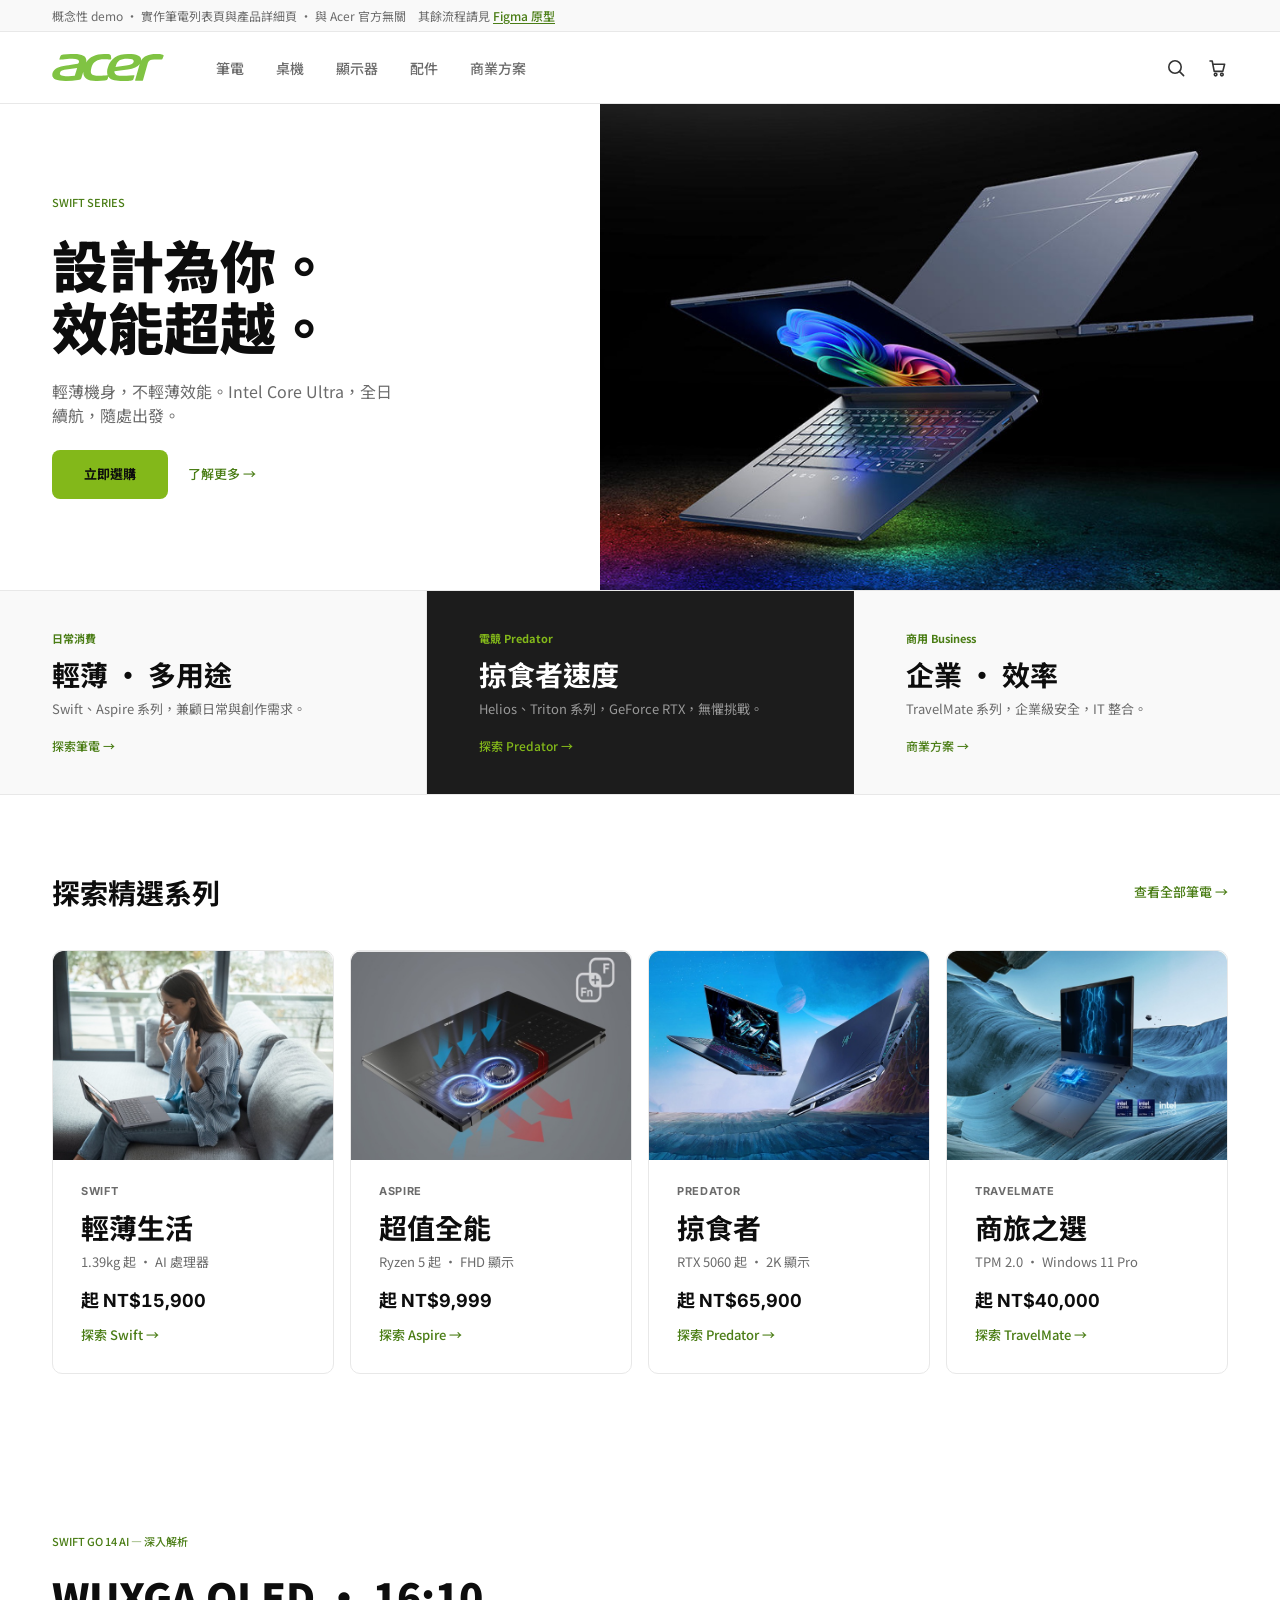
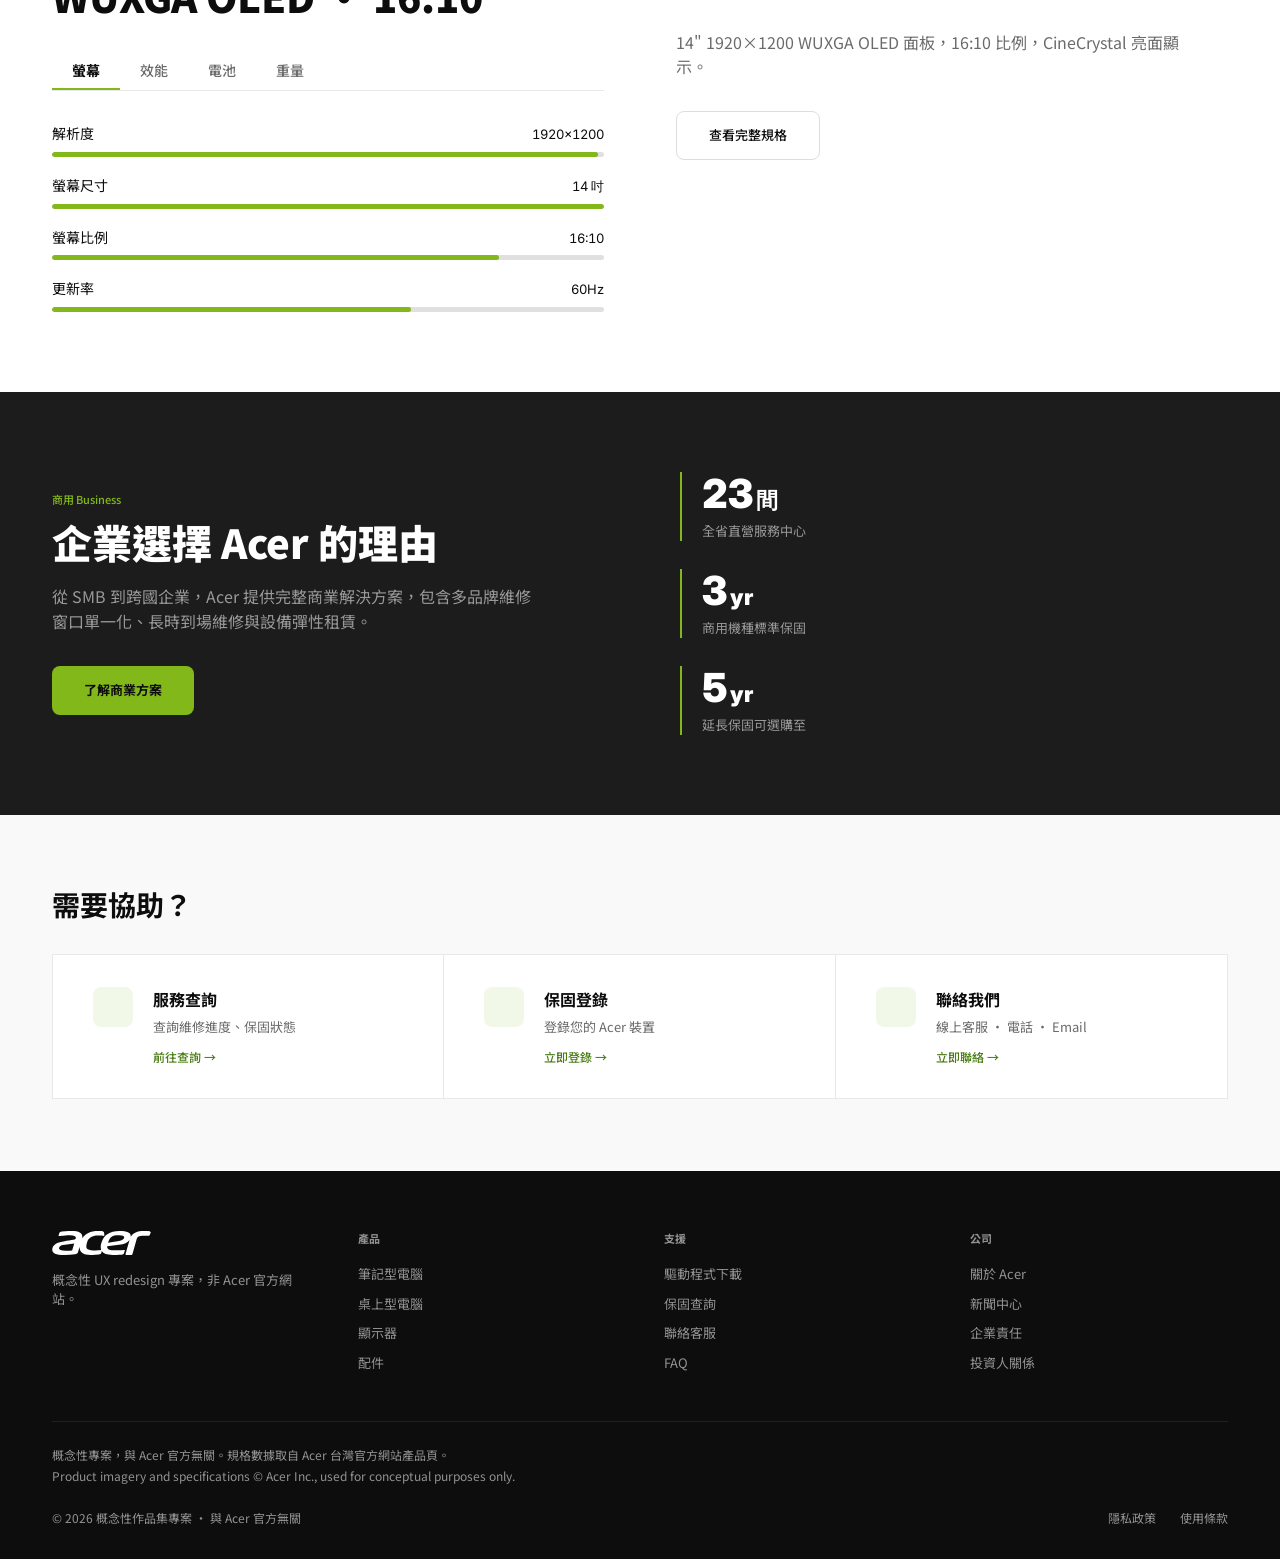
<file: index.html>
<!DOCTYPE html>
<html lang="zh-Hant">
<head>
<meta charset="UTF-8">
<meta name="viewport" content="width=device-width, initial-scale=1">
<title>Acer 台灣 — 筆記型電腦｜Acer Redesign 概念 Demo</title>
<meta name="description" content="Acer 筆電購買流程的概念性 redesign。兩頁可操作 demo：列表頁把重量獨立成列、比較做成保留上下文的 overlay；詳細頁用 Spec Visualization 把形容詞換算成可驗證的數字。與 Acer 官方無關。">
<meta name="robots" content="index, follow">
<link rel="icon" href="images/favicon.svg" type="image/svg+xml">
<link rel="alternate icon" href="favicon.ico" sizes="32x32">
<link rel="apple-touch-icon" href="images/favicon.png">
<link rel="canonical" href="https://leortsai.github.io/acer-redesign-demo/index.html">

<!-- Open Graph -->
<meta property="og:type" content="website">
<meta property="og:site_name" content="Acer 台灣 — 筆記型電腦｜Acer Redesign 概念 Demo">
<meta property="og:locale" content="zh_TW">
<meta property="og:title" content="Acer 台灣 — 筆記型電腦｜Acer Redesign 概念 Demo">
<meta property="og:description" content="Acer 筆電購買流程的概念性 redesign。兩頁可操作 demo：列表頁把重量獨立成列、比較做成保留上下文的 overlay；詳細頁用 Spec Visualization 把形容詞換算成可驗證的數字。與 Acer 官方無關。">
<meta property="og:url" content="https://leortsai.github.io/acer-redesign-demo/index.html">
<meta property="og:image" content="https://leortsai.github.io/acer-redesign-demo/images/og.png">
<meta property="og:image:width" content="1200">
<meta property="og:image:height" content="630">
<meta property="og:image:alt" content="Acer 官網 Redesign — 讓規格表成為主角：兩台筆電的規格比較介面，價格與較優規格以綠色標示">

<!-- Twitter -->
<meta name="twitter:card" content="summary_large_image">
<meta name="twitter:title" content="Acer 台灣 — 筆記型電腦｜Acer Redesign 概念 Demo">
<meta name="twitter:description" content="Acer 筆電購買流程的概念性 redesign。兩頁可操作 demo：列表頁把重量獨立成列、比較做成保留上下文的 overlay；詳細頁用 Spec Visualization 把形容詞換算成可驗證的數字。與 Acer 官方無關。">
<meta name="twitter:image" content="https://leortsai.github.io/acer-redesign-demo/images/og.png">

<link rel="preconnect" href="https://fonts.googleapis.com">
<link rel="preconnect" href="https://fonts.gstatic.com" crossorigin>
<link href="https://fonts.googleapis.com/css2?family=Inter:wght@400;500;700;900&family=Noto+Sans+TC:wght@400;500;700;900&display=swap" rel="stylesheet">
<!-- token 區塊與 laptops-list.html 逐字相同，由 style.css 提供 -->
<link rel="stylesheet" href="style.css">
<style>
/* ============================================================
   首頁（依 Figma Home — Desktop 1440 / Mobile 375 實作）
   僅使用 :root 既有 token，不新增色碼
   ============================================================ */
.hm-main{display:block}

/* ---------- 共用 ---------- */
.hm-eyebrow{
  font-size:var(--fs-micro);font-weight:var(--fw-medium);
  color:var(--text-action);line-height:var(--lh-compact);
}
.hm-eyebrow.is-on-dark{color:var(--green-500)}   /* 深底：green-500 對 #0D0D0D 為 8.18:1 */
.hm-btn{
  display:inline-flex;align-items:center;
  background:var(--action);color:var(--text-on-action);
  font-weight:var(--fw-bold);font-size:var(--fs-label);
  padding:15px 32px;border-radius:8px;text-decoration:none;white-space:nowrap;
  transition:background var(--duration-instant) var(--ease-out);
}
.hm-btn:hover{background:var(--action-hover)}
.hm-btn:active{background:var(--action-pressed)}
.hm-btn-ghost{
  display:inline-flex;align-items:center;
  border:1.5px solid var(--border-strong);border-radius:8px;
  padding:14px 32px;font-size:var(--fs-label);font-weight:var(--fw-medium);
  color:var(--text-primary);text-decoration:none;background:var(--surface);
  transition:border-color var(--duration-instant) var(--ease-out);
}
.hm-btn-ghost:hover{border-color:var(--green-600)}
.hm-link{
  font-size:var(--fs-label);font-weight:var(--fw-medium);
  color:var(--text-action);text-decoration:none;white-space:nowrap;
}
.hm-link:hover{text-decoration:underline;text-underline-offset:3px}
.hm-sec-head{display:flex;flex-wrap:wrap;gap:12px;align-items:center;justify-content:space-between}
.hm-sec-title{font-size:var(--fs-h2);font-weight:var(--fw-bold);line-height:var(--lh-snug);color:var(--text-primary)}

/* ---------- Hero（81:2）---------- */
.hm-hero{display:flex;align-items:stretch;background:var(--surface)}
.hm-hero-copy{
  flex:0 0 600px;display:flex;flex-direction:column;justify-content:center;
  gap:22px;padding:88px 52px;min-width:0;
}
.hm-hero-title{font-size:var(--fs-display);font-weight:var(--fw-black);line-height:var(--lh-tight);color:var(--text-primary)}
.hm-hero-lede{max-width:340px;font-size:var(--fs-body);line-height:var(--lh-base);color:var(--text-secondary)}
.hm-cta-row{display:flex;flex-wrap:wrap;gap:20px;align-items:center}
.hm-hero-media{flex:1 1 auto;min-width:0;background:#F4F4F4;overflow:hidden}
.hm-hero-media img{width:100%;height:100%;object-fit:cover;display:block}

/* ---------- 三分流入口（82:2）---------- */
.hm-triage{display:flex;border-block:1px solid var(--border)}
.hm-tile{
  flex:1 1 0;min-width:0;display:flex;flex-direction:column;
  padding:40px 52px;text-decoration:none;
  background:var(--surface-subtle);border-inline-end:1px solid var(--border);
  transition:background var(--duration-instant) var(--ease-out);
}
.hm-tile:last-child{border-inline-end:0}
.hm-tile:hover{background:var(--surface)}
.hm-tile-kicker{font-size:var(--fs-micro);font-weight:var(--fw-bold);color:var(--text-action)}
.hm-tile-title{margin-top:10px;font-size:var(--fs-h2);font-weight:var(--fw-bold);line-height:var(--lh-snug);color:var(--text-primary)}
.hm-tile-desc{margin-top:8px;font-size:var(--fs-label);line-height:var(--lh-compact);color:var(--text-secondary)}
.hm-tile-go{margin-top:18px;font-size:var(--fs-caption);font-weight:var(--fw-medium);color:var(--text-action)}
.hm-tile.is-dark{background:var(--chassis-ink);border-inline-end-color:#222}
.hm-tile.is-dark:hover{background:#151515}
.hm-tile.is-dark .hm-tile-kicker,
.hm-tile.is-dark .hm-tile-go{color:var(--green-500)}
.hm-tile.is-dark .hm-tile-title{color:#fff}
.hm-tile.is-dark .hm-tile-desc{color:var(--on-dark-strong)}

/* ---------- 精選系列帶（84:2）---------- */
.hm-series{padding:80px 52px}
.hm-series-row{display:grid;grid-template-columns:repeat(4,minmax(0,1fr));gap:16px;margin-top:40px}
.hm-card{
  display:flex;flex-direction:column;text-decoration:none;
  border:1px solid var(--border);border-radius:10px;overflow:hidden;background:var(--surface);
  transition:border-color var(--duration-instant) var(--ease-out),transform var(--duration-instant) var(--ease-out);
}
.hm-card:hover{border-color:var(--green-600);transform:translateY(-2px)}
.hm-card-img{display:block;aspect-ratio:322/240;overflow:hidden;background:var(--surface-subtle)}
.hm-card-img img{width:100%;height:100%;object-fit:cover;display:block}
.hm-card-body{display:flex;flex-direction:column;padding:24px 28px 28px}
.hm-card-kicker{font-family:var(--font-data);font-size:var(--fs-micro);font-weight:var(--fw-bold);letter-spacing:.06em;color:var(--text-secondary)}
.hm-card-name{margin-top:10px;font-size:var(--fs-h2);font-weight:var(--fw-bold);line-height:var(--lh-snug);color:var(--text-primary)}
.hm-card-spec{margin-top:8px;font-size:var(--fs-label);color:var(--text-secondary);line-height:var(--lh-compact)}
.hm-card-price{margin-top:14px;font-size:var(--fs-h4);font-weight:var(--fw-bold);color:var(--text-primary)}
.hm-card-go{margin-top:12px;font-size:var(--fs-label);font-weight:var(--fw-medium);color:var(--text-action)}
.hm-card:hover .hm-card-go{text-decoration:underline;text-underline-offset:3px}

/* ---------- Spec Viz（85:2）---------- */
.hm-spec{display:flex;gap:72px;align-items:flex-start;padding:80px 52px;background:var(--surface)}
.hm-spec-left{flex:1 1 0;min-width:0}
.hm-spec-title{margin-top:24px;font-size:var(--fs-h1);font-weight:var(--fw-black);line-height:var(--lh-tight);color:var(--text-primary)}
.hm-tabs{display:flex;flex-wrap:wrap;gap:0;margin-top:32px;border-bottom:1px solid var(--border)}
.hm-tab{
  font-family:inherit;font-size:var(--fs-body-sm);font-weight:var(--fw-medium);
  padding:10px 20px;background:none;border:0;line-height:var(--lh-compact);
}
.hm-tab.is-on{color:var(--text-primary);font-weight:var(--fw-bold);box-shadow:inset 0 -2px 0 var(--green-500)}
/* 未實作的分頁：非互動樣式，不做成「點了沒反應」的假按鈕 */
.hm-tab.is-off{color:var(--text-secondary);cursor:default}
.hm-bars{margin-top:32px;display:flex;flex-direction:column;gap:18px}
.hm-bar{display:flex;flex-direction:column;gap:8px}
.hm-bar-row{display:flex;align-items:baseline;gap:12px}
.hm-bar-l{font-size:var(--fs-body-sm);color:var(--text-primary);white-space:nowrap}
.hm-bar-v{margin-left:auto;font-family:var(--font-data);font-variant-numeric:tabular-nums;font-size:var(--fs-label);color:var(--text-primary)}
.hm-bar-track{display:block;height:5px;border-radius:3px;background:var(--track);overflow:hidden}
.hm-bar-fill{display:block;height:100%;border-radius:3px;background:var(--green-500)}
.hm-spec-right{flex:1 1 0;min-width:0;padding-top:96px}
.hm-spec-desc{max-width:527px;font-size:var(--fs-body);line-height:var(--lh-base);color:var(--text-secondary)}
.hm-spec-right .hm-btn-ghost{margin-top:32px}

/* ---------- 商用信任帶（86:2）---------- */
.hm-biz{display:flex;gap:80px;align-items:center;padding:80px 52px;background:var(--chassis-ink)}
.hm-biz-copy{flex:1 1 0;min-width:0}
.hm-biz-title{margin-top:12px;max-width:392px;font-size:var(--fs-h1);font-weight:var(--fw-black);line-height:var(--lh-tight);color:#fff}
.hm-biz-lede{margin-top:20px;max-width:480px;font-size:var(--fs-body);line-height:var(--lh-base);color:var(--on-dark-strong)}
.hm-biz .hm-btn{margin-top:32px}
.hm-stats{flex:1 1 0;min-width:0;display:flex;flex-direction:column;gap:28px}
.hm-stat{padding-left:20px;border-left:2px solid var(--green-500)}
.hm-stat-n{display:flex;align-items:baseline;gap:2px;font-family:var(--font-data);font-variant-numeric:tabular-nums;font-weight:var(--fw-black);font-size:var(--fs-h1);line-height:var(--lh-tight);color:#fff}
.hm-stat-n .u{font-size:var(--fs-h3)}
.hm-stat-l{margin-top:6px;font-size:var(--fs-label);color:var(--on-dark-strong)}

/* ---------- 支援入口（86:28）---------- */
.hm-support{padding:72px 52px;background:var(--surface-subtle)}
.hm-support-row{display:grid;grid-template-columns:repeat(3,minmax(0,1fr));gap:0;margin-top:32px}
.hm-sup-card{display:flex;gap:20px;align-items:flex-start;padding:32px 40px;background:var(--surface);border:1px solid var(--border)}
.hm-sup-card + .hm-sup-card{border-inline-start:0}
.hm-sup-icon{flex:none;width:40px;height:40px;border-radius:8px;background:var(--pill-green-bg)}
.hm-sup-text{display:flex;flex-direction:column;min-width:0}
.hm-sup-title{font-size:var(--fs-body);font-weight:var(--fw-bold);line-height:var(--lh-base);color:var(--text-primary)}
.hm-sup-desc{margin-top:6px;font-size:var(--fs-label);color:var(--text-secondary);line-height:var(--lh-compact)}
.hm-sup-go{margin-top:12px;font-size:var(--fs-caption);font-weight:var(--fw-medium);color:var(--text-action)}


/* ---------- 進場動畫（沿用詳細頁 §6.1 的語彙：fade + 上移，單次播放）---------- */
.rv{opacity:0;transform:translateY(20px);
    transition:opacity var(--duration-fast) var(--ease-out),transform var(--duration-fast) var(--ease-out)}
.rv.is-in{opacity:1;transform:none}
.rv-d1{transition-delay:.08s} .rv-d2{transition-delay:.16s}
.rv-d3{transition-delay:.24s} .rv-d4{transition-delay:.32s}
/* 系列卡／支援卡的 hover 已在各自規則中定義，此處只處理進場 */
@media (prefers-reduced-motion:reduce){
  .rv{opacity:1;transform:none;transition:none}
  .rv-d1,.rv-d2,.rv-d3,.rv-d4{transition-delay:0s}
  .hm-card,.hm-card:hover,.hm-tile,.hm-btn,.hm-bar-fill{transition:none;transform:none}
}
/* 長條圖：進場時由 0 長出 */
.hm-bar-fill{width:0;transition:width var(--duration-data) var(--ease-out)}
.hm-bars.is-in .hm-bar-fill{width:var(--w)}
@media (prefers-reduced-motion:reduce){
  .hm-bar-fill{transition:none;width:var(--w)}
}

/* ---------- 平板 ---------- */
@media (max-width:1080px){
  .hm-hero{flex-direction:column}
  .hm-hero-copy{flex:none;width:100%;padding:56px 32px}
  .hm-hero-media{width:100%;aspect-ratio:16/10}
  .hm-series-row{grid-template-columns:repeat(2,minmax(0,1fr))}
  .hm-spec{flex-direction:column;gap:40px}
  .hm-spec-right{padding-top:0}
  .hm-biz{flex-direction:column;align-items:flex-start;gap:48px}
  .hm-support-row{grid-template-columns:1fr}
  .hm-sup-card + .hm-sup-card{border-inline-start:1px solid var(--border);border-block-start:0}
}

/* ---------- 手機 375（Figma 112:2）---------- */
@media (max-width:768px){
  .hm-hero-copy{padding:36px 20px;gap:16px}
  .hm-hero-media{aspect-ratio:375/260}
  .hm-triage{flex-direction:column}
  .hm-tile{padding:24px 20px;border-inline-end:0;border-block-end:1px solid var(--border)}
  .hm-tile:last-child{border-block-end:0}
  .hm-series{padding:40px 20px}
  .hm-series-row{grid-template-columns:repeat(2,minmax(0,1fr));gap:12px;margin-top:24px}
  .hm-card-body{padding:14px 16px 18px}
  .hm-card-name{margin-top:6px}
  .hm-spec{padding:40px 20px}
  .hm-tabs{margin-top:24px}
  .hm-tab{padding:9px 14px}
  .hm-biz{padding:48px 20px;gap:32px}
  .hm-support{padding:40px 20px}
  .hm-sup-card{padding:20px}
}

</style>
</head>
<body>

<div class="scope-banner" role="note">
  <span>概念性 demo · 實作筆電列表頁與產品詳細頁 · 與 Acer 官方無關</span>
  <span>其餘流程請見 <a href="https://www.figma.com/proto/HEWrjA0NJX4dI037WMmOZ3/ACER-Redesign---Wireframe?node-id=80-2&amp;p=f&amp;t=rNhxzCozjx3zxljE-0&amp;scaling=min-zoom&amp;content-scaling=fixed&amp;starting-point-node-id=80%3A2" target="_blank" rel="noopener">Figma 原型</a></span>
</div>

<!-- nav（靜態，與兩頁一致） -->
<header class="nav">
  <div class="nav-logo"><img src="images/acer-logo-green.svg" alt="Acer"></div>
  <nav class="nav-links" aria-label="主導覽（示意，未實作）">
    <a class="nav-link" href="laptops-list.html">筆電</a>
    <span class="nav-link">桌機</span>
    <span class="nav-link">顯示器</span>
    <span class="nav-link">配件</span>
    <span class="nav-link">商業方案</span>
  </nav>
  <div class="nav-icons">
    <span class="nav-icon" role="img" aria-label="搜尋（示意，未實作）">
      <svg viewBox="0 0 20 20" fill="none" stroke="currentColor" stroke-width="1.6"><circle cx="9" cy="9" r="6.2"/><path d="m13.6 13.6 4 4" stroke-linecap="round"/></svg>
    </span>
    <span class="nav-icon" role="img" aria-label="購物車（示意，未實作）">
      <svg viewBox="0 0 20 20" fill="none" stroke="currentColor" stroke-width="1.6"><path d="M2 3h2.2l2 10.4h8.6l1.8-7.2H5.4" stroke-linecap="round" stroke-linejoin="round"/><circle cx="7.6" cy="16.6" r="1.3"/><circle cx="13.9" cy="16.6" r="1.3"/></svg>
    </span>
  </div>
</header>


<main class="hm-main">
<!-- ============ Hero（Figma 81:2）============ -->
<section class="hm-hero">
  <div class="hm-hero-copy rv">
    <p class="hm-eyebrow">SWIFT SERIES</p>
    <h1 class="hm-hero-title">設計為你。<br>效能超越。</h1>
    <p class="hm-hero-lede">輕薄機身，不輕薄效能。Intel Core Ultra，全日續航，隨處出發。</p>
    <div class="hm-cta-row">
      <a class="hm-btn" href="product-detail.html?model=swift-go-14-ai">立即選購</a>
      <a class="hm-link" href="product-detail.html?model=swift-go-14-ai">了解更多 <span aria-hidden="true">→</span></a>
    </div>
  </div>
  <figure class="hm-hero-media rv rv-d1">
    <img src="images/home-hero.jpg" alt="Swift Go 14 AI 筆記型電腦，一台開啟展示彩色螢幕、一台闔上展示機背" width="1680" height="1200">
  </figure>
</section>

<!-- ============ 三分流入口（Figma 82:2）============ -->
<nav class="hm-triage" aria-label="依用途瀏覽">
  <a class="hm-tile rv" href="laptops-list.html?purpose=daily">
    <p class="hm-tile-kicker">日常消費</p>
    <p class="hm-tile-title">輕薄 · 多用途</p>
    <p class="hm-tile-desc">Swift、Aspire 系列，兼顧日常與創作需求。</p>
    <p class="hm-tile-go">探索筆電 <span aria-hidden="true">→</span></p>
  </a>
  <a class="hm-tile is-dark rv rv-d1" href="laptops-list.html?purpose=gaming">
    <p class="hm-tile-kicker">電競 Predator</p>
    <p class="hm-tile-title">掠食者速度</p>
    <p class="hm-tile-desc">Helios、Triton 系列，GeForce RTX，無懼挑戰。</p>
    <p class="hm-tile-go">探索 Predator <span aria-hidden="true">→</span></p>
  </a>
  <a class="hm-tile rv rv-d2" href="laptops-list.html?purpose=business">
    <p class="hm-tile-kicker">商用 Business</p>
    <p class="hm-tile-title">企業 · 效率</p>
    <p class="hm-tile-desc">TravelMate 系列，企業級安全，IT 整合。</p>
    <p class="hm-tile-go">商業方案 <span aria-hidden="true">→</span></p>
  </a>
</nav>

<!-- ============ 精選系列帶（Figma 84:2）============ -->
<section class="hm-series" aria-labelledby="hm-series-h">
  <div class="hm-sec-head">
    <h2 class="hm-sec-title" id="hm-series-h">探索精選系列</h2>
    <a class="hm-link" href="laptops-list.html">查看全部筆電 <span aria-hidden="true">→</span></a>
  </div>
  <div class="hm-series-row">
    <a class="hm-card rv" href="laptops-list.html?series=SWIFT">
      <span class="hm-card-img"><img src="images/home-series-swift.jpg" alt="Swift 系列筆記型電腦" width="644" height="480" loading="lazy"></span>
      <span class="hm-card-body">
        <span class="hm-card-kicker">SWIFT</span>
        <span class="hm-card-name">輕薄生活</span>
        <span class="hm-card-spec">1.39kg 起 · AI 處理器</span>
        <span class="hm-card-price">起 <span data-numeric>NT$15,900</span></span>
        <span class="hm-card-go">探索 Swift <span aria-hidden="true">→</span></span>
      </span>
    </a>
    <a class="hm-card rv rv-d1" href="laptops-list.html?series=ASPIRE">
      <span class="hm-card-img"><img src="images/home-series-aspire.jpg" alt="Aspire 系列筆記型電腦" width="644" height="480" loading="lazy"></span>
      <span class="hm-card-body">
        <span class="hm-card-kicker">ASPIRE</span>
        <span class="hm-card-name">超值全能</span>
        <span class="hm-card-spec">Ryzen 5 起 · FHD 顯示</span>
        <span class="hm-card-price">起 <span data-numeric>NT$9,999</span></span>
        <span class="hm-card-go">探索 Aspire <span aria-hidden="true">→</span></span>
      </span>
    </a>
    <a class="hm-card rv rv-d2" href="laptops-list.html?series=PREDATOR">
      <span class="hm-card-img"><img src="images/home-series-predator.jpg" alt="Predator 系列電競筆記型電腦" width="644" height="480" loading="lazy"></span>
      <span class="hm-card-body">
        <span class="hm-card-kicker">PREDATOR</span>
        <span class="hm-card-name">掠食者</span>
        <span class="hm-card-spec">RTX 5060 起 · 2K 顯示</span>
        <span class="hm-card-price">起 <span data-numeric>NT$65,900</span></span>
        <span class="hm-card-go">探索 Predator <span aria-hidden="true">→</span></span>
      </span>
    </a>
    <a class="hm-card rv rv-d3" href="laptops-list.html?series=TRAVELMATE">
      <span class="hm-card-img"><img src="images/home-series-travelmate.jpg" alt="TravelMate 系列商務筆記型電腦" width="644" height="480" loading="lazy"></span>
      <span class="hm-card-body">
        <span class="hm-card-kicker">TRAVELMATE</span>
        <span class="hm-card-name">商旅之選</span>
        <span class="hm-card-spec">TPM 2.0 · Windows 11 Pro</span>
        <span class="hm-card-price">起 <span data-numeric>NT$40,000</span></span>
        <span class="hm-card-go">探索 TravelMate <span aria-hidden="true">→</span></span>
      </span>
    </a>
  </div>
</section>

<!-- ============ Spec Viz（Figma 85:2）— 僅實作「螢幕」分頁 ============ -->
<section class="hm-spec" aria-labelledby="hm-spec-h">
  <div class="hm-spec-left rv">
    <p class="hm-eyebrow">SWIFT GO 14 AI — 深入解析</p>
    <h2 class="hm-spec-title" id="hm-spec-h">WUXGA OLED · 16:10</h2>
    <div class="hm-tabs" role="tablist" aria-label="規格分類">
      <button class="hm-tab is-on" role="tab" aria-selected="true" id="tab-screen" aria-controls="panel-screen">螢幕</button>
      <span class="hm-tab is-off" role="tab" aria-selected="false" aria-disabled="true" tabindex="-1">效能</span>
      <span class="hm-tab is-off" role="tab" aria-selected="false" aria-disabled="true" tabindex="-1">電池</span>
      <span class="hm-tab is-off" role="tab" aria-selected="false" aria-disabled="true" tabindex="-1">重量</span>
    </div>
    <div class="hm-bars" role="tabpanel" id="panel-screen" aria-labelledby="tab-screen">
      <div class="hm-bar">
        <span class="hm-bar-row"><span class="hm-bar-l">解析度</span><span class="hm-bar-v" data-numeric>1920×1200</span></span>
        <span class="hm-bar-track"><span class="hm-bar-fill" style="--w:99%"></span></span>
      </div>
      <div class="hm-bar">
        <span class="hm-bar-row"><span class="hm-bar-l">螢幕尺寸</span><span class="hm-bar-v" data-numeric>14 吋</span></span>
        <span class="hm-bar-track"><span class="hm-bar-fill" style="--w:100%"></span></span>
      </div>
      <div class="hm-bar">
        <span class="hm-bar-row"><span class="hm-bar-l">螢幕比例</span><span class="hm-bar-v" data-numeric>16:10</span></span>
        <span class="hm-bar-track"><span class="hm-bar-fill" style="--w:81%"></span></span>
      </div>
      <div class="hm-bar">
        <span class="hm-bar-row"><span class="hm-bar-l">更新率</span><span class="hm-bar-v" data-numeric>60Hz</span></span>
        <span class="hm-bar-track"><span class="hm-bar-fill" style="--w:65%"></span></span>
      </div>
    </div>
  </div>
  <div class="hm-spec-right rv rv-d1">
    <p class="hm-spec-desc">14" 1920×1200 WUXGA OLED 面板，16:10 比例，CineCrystal 亮面顯示。</p>
    <a class="hm-btn-ghost" href="product-detail.html?model=swift-go-14-ai">查看完整規格</a>
  </div>
</section>

<!-- ============ 商用信任帶（Figma 86:2）============ -->
<section class="hm-biz" aria-labelledby="hm-biz-h">
  <div class="hm-biz-copy rv">
    <p class="hm-eyebrow is-on-dark">商用 Business</p>
    <h2 class="hm-biz-title" id="hm-biz-h">企業選擇 Acer 的理由</h2>
    <p class="hm-biz-lede">從 SMB 到跨國企業，Acer 提供完整商業解決方案，包含多品牌維修窗口單一化、長時到場維修與設備彈性租賃。</p>
    <a class="hm-btn" href="laptops-list.html?purpose=business">了解商業方案</a>
  </div>
  <dl class="hm-stats rv rv-d1">
    <div class="hm-stat">
      <dt class="hm-stat-n"><span data-numeric>23</span><span class="u">間</span></dt>
      <dd class="hm-stat-l">全省直營服務中心</dd>
    </div>
    <div class="hm-stat">
      <dt class="hm-stat-n"><span data-numeric>3</span><span class="u">yr</span></dt>
      <dd class="hm-stat-l">商用機種標準保固</dd>
    </div>
    <div class="hm-stat">
      <dt class="hm-stat-n"><span data-numeric>5</span><span class="u">yr</span></dt>
      <dd class="hm-stat-l">延長保固可選購至</dd>
    </div>
  </dl>
</section>

<!-- ============ 支援入口（Figma 86:28）============ -->
<section class="hm-support" aria-labelledby="hm-support-h">
  <h2 class="hm-sec-title" id="hm-support-h">需要協助？</h2>
  <div class="hm-support-row">
    <div class="hm-sup-card rv ">
      <span class="hm-sup-icon" aria-hidden="true"></span>
      <span class="hm-sup-text">
        <span class="hm-sup-title">服務查詢</span>
        <span class="hm-sup-desc">查詢維修進度、保固狀態</span>
        <span class="hm-sup-go">前往查詢 <span aria-hidden="true">→</span></span>
      </span>
    </div>
    <div class="hm-sup-card rv rv-d1">
      <span class="hm-sup-icon" aria-hidden="true"></span>
      <span class="hm-sup-text">
        <span class="hm-sup-title">保固登錄</span>
        <span class="hm-sup-desc">登錄您的 Acer 裝置</span>
        <span class="hm-sup-go">立即登錄 <span aria-hidden="true">→</span></span>
      </span>
    </div>
    <div class="hm-sup-card rv rv-d2">
      <span class="hm-sup-icon" aria-hidden="true"></span>
      <span class="hm-sup-text">
        <span class="hm-sup-title">聯絡我們</span>
        <span class="hm-sup-desc">線上客服 · 電話 · Email</span>
        <span class="hm-sup-go">立即聯絡 <span aria-hidden="true">→</span></span>
      </span>
    </div>
  </div>
</section>

</main>

<footer class="footer">
  <div class="footer-cols">
    <div class="footer-col is-brand">
      <div class="footer-logo"><img src="images/acer-logo-white.svg" alt="Acer"></div>
      <p class="footer-about">概念性 UX redesign 專案，非 Acer 官方網站。</p>
    </div>
    <div class="footer-col">
      <div class="footer-h">產品</div>
      <div class="footer-links">
        <span>筆記型電腦</span><span>桌上型電腦</span><span>顯示器</span><span class="d-only">配件</span>
      </div>
    </div>
    <div class="footer-col">
      <div class="footer-h">支援</div>
      <div class="footer-links">
        <span>驅動程式下載</span><span>保固查詢</span><span>聯絡客服</span><span class="d-only">FAQ</span>
      </div>
    </div>
    <div class="footer-col d-only">
      <div class="footer-h">公司</div>
      <div class="footer-links">
        <span>關於 Acer</span><span>新聞中心</span><span>企業責任</span><span>投資人關係</span>
      </div>
    </div>
  </div>
  <div class="footer-rule"></div>
  <div class="footer-disclaimer">
    <p>概念性專案，與 Acer 官方無關。規格數據取自 Acer 台灣官方網站產品頁。</p>
    <p>Product imagery and specifications © Acer Inc., used for conceptual purposes only.</p>
  </div>
  <div class="footer-base">
    <span>© 2026 概念性作品集專案 · 與 Acer 官方無關</span>
    <span class="spacer"></span>
    <span class="legal d-only"><span>隱私政策</span><span>使用條款</span></span>
  </div>
</footer>


<script>
/* 進場動畫：IntersectionObserver，單次播放（沿用詳細頁 §6.1 作法） */
(function(){
  var reduce = window.matchMedia('(prefers-reduced-motion: reduce)').matches;
  var els = document.querySelectorAll('.rv, .hm-bars');
  if (reduce || !('IntersectionObserver' in window)) {
    els.forEach(function(el){ el.classList.add('is-in'); });
    return;
  }
  var io = new IntersectionObserver(function(entries){
    entries.forEach(function(e){
      if (e.isIntersecting) { e.target.classList.add('is-in'); io.unobserve(e.target); }
    });
  }, { rootMargin: '0px 0px -15% 0px' });
  els.forEach(function(el){ io.observe(el); });
  // 首屏元素立即顯示，避免開頁空白
  requestAnimationFrame(function(){
    els.forEach(function(el){
      if (el.getBoundingClientRect().top < innerHeight * 0.85) el.classList.add('is-in');
    });
  });
})();
</script>
</body>
</html>
</file>
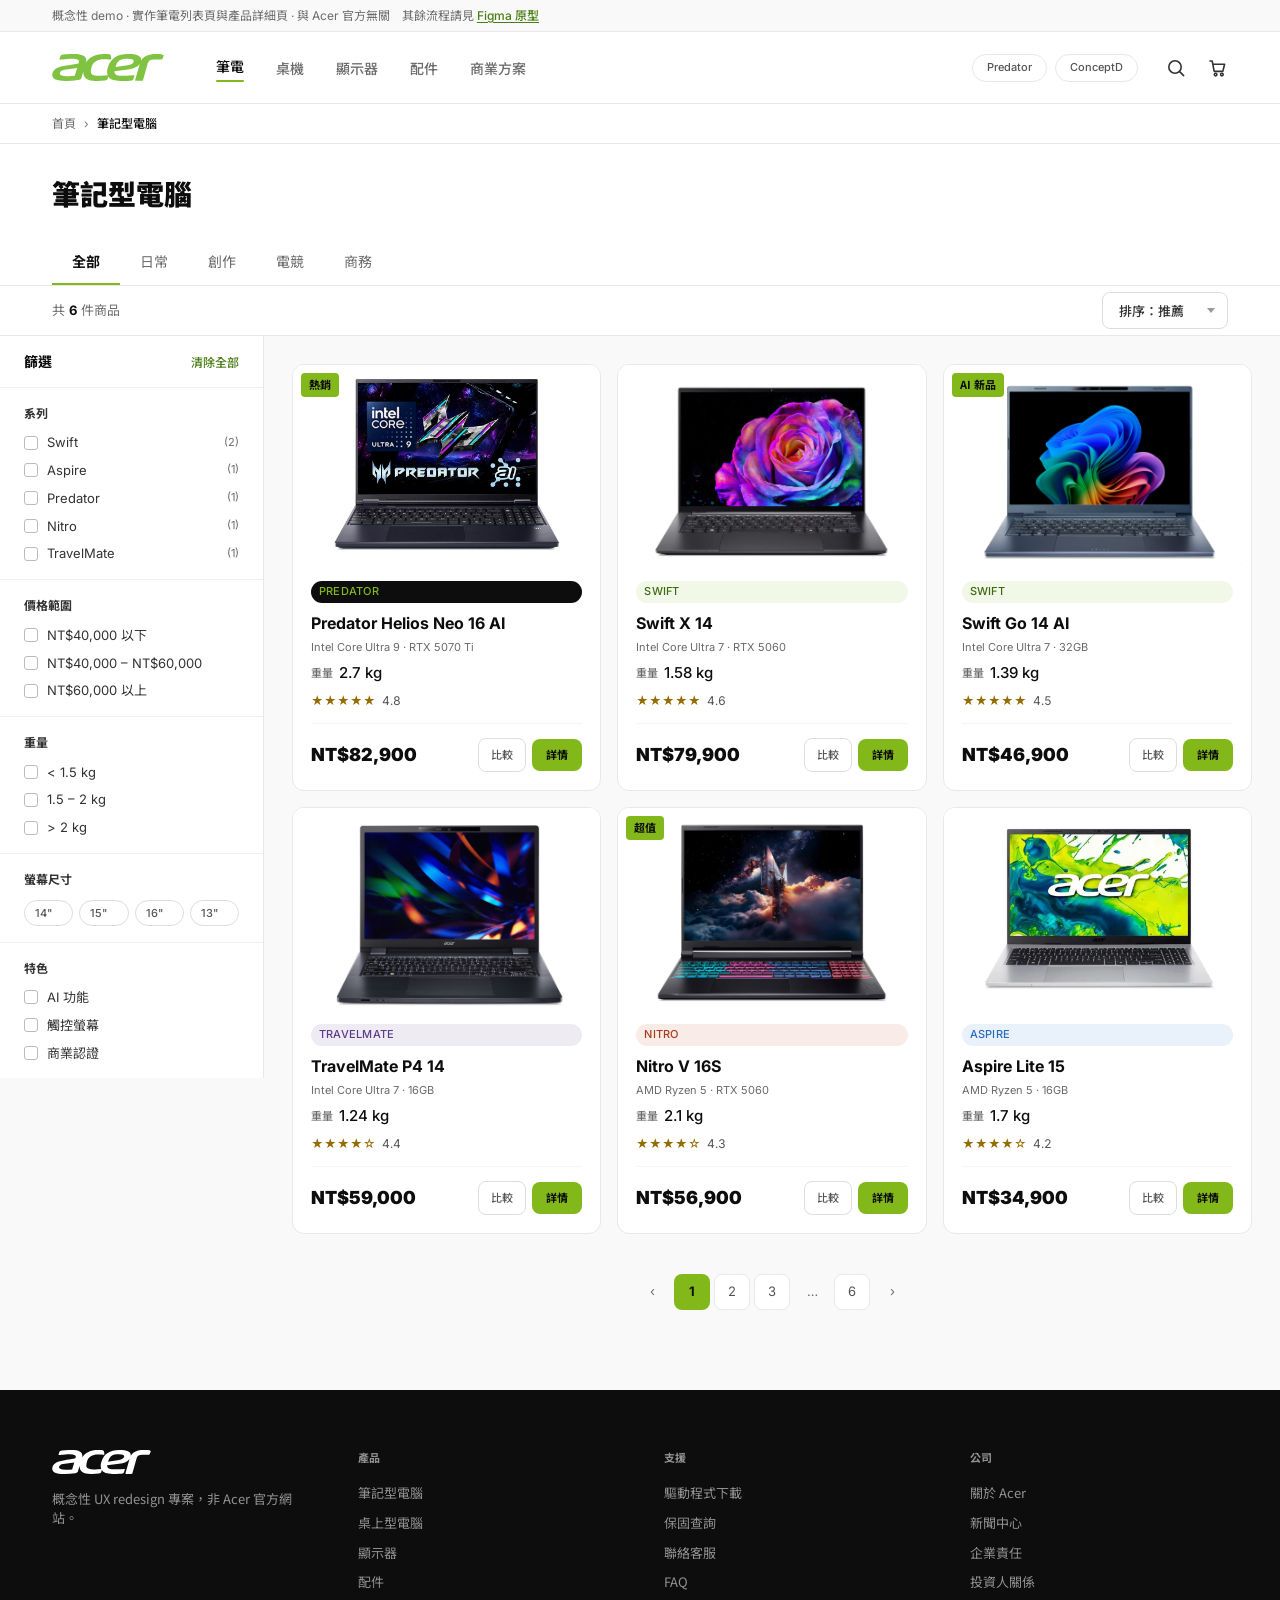
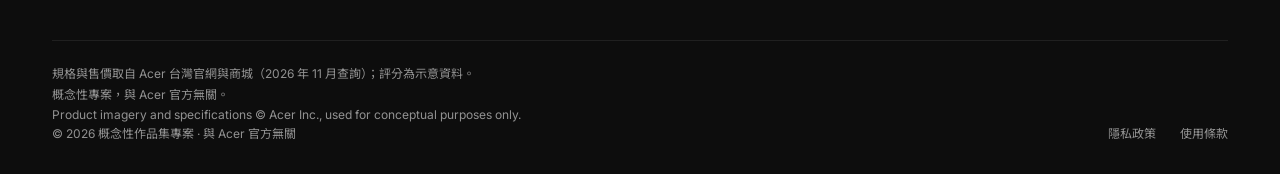
<file: laptops-list.html>
<!DOCTYPE html>
<html lang="zh-Hant">
<head>
<meta charset="UTF-8">
<meta name="viewport" content="width=device-width, initial-scale=1">
<title>筆記型電腦 — Acer Redesign 概念 Demo</title>
<meta name="description" content="概念性 redesign：把重量從規格字串裡拉出來獨立成列，並把機型比較做成保留瀏覽上下文的 overlay。六台機型、即時篩選、完整比較流程。與 Acer 官方無關。">
<meta name="robots" content="index, follow">
<link rel="icon" href="images/favicon.svg" type="image/svg+xml">
<link rel="alternate icon" href="favicon.ico" sizes="32x32">
<link rel="apple-touch-icon" href="images/favicon.png">
<link rel="canonical" href="https://leortsai.github.io/acer-redesign-demo/laptops-list.html">

<!-- Open Graph -->
<meta property="og:type" content="website">
<meta property="og:site_name" content="Acer Redesign — 概念性 Demo">
<meta property="og:locale" content="zh_TW">
<meta property="og:title" content="筆記型電腦 — Acer Redesign 概念 Demo">
<meta property="og:description" content="概念性 redesign：把重量從規格字串裡拉出來獨立成列，並把機型比較做成保留瀏覽上下文的 overlay。六台機型、即時篩選、完整比較流程。與 Acer 官方無關。">
<meta property="og:url" content="https://leortsai.github.io/acer-redesign-demo/laptops-list.html">
<meta property="og:image" content="https://leortsai.github.io/acer-redesign-demo/images/og.png">
<meta property="og:image:width" content="1200">
<meta property="og:image:height" content="630">
<meta property="og:image:alt" content="Acer 官網 Redesign — 讓規格表成為主角：兩台筆電的規格比較介面，價格與較優規格以綠色標示">

<!-- Twitter -->
<meta name="twitter:card" content="summary_large_image">
<meta name="twitter:title" content="筆記型電腦 — Acer Redesign 概念 Demo">
<meta name="twitter:description" content="概念性 redesign：把重量從規格字串裡拉出來獨立成列，並把機型比較做成保留瀏覽上下文的 overlay。六台機型、即時篩選、完整比較流程。與 Acer 官方無關。">
<meta name="twitter:image" content="https://leortsai.github.io/acer-redesign-demo/images/og.png">
<link rel="preconnect" href="https://fonts.googleapis.com">
<link rel="preconnect" href="https://fonts.gstatic.com" crossorigin>
<link href="https://fonts.googleapis.com/css2?family=Inter:wght@400;500;700;900&family=Noto+Sans+TC:wght@400;500;700;900&display=swap" rel="stylesheet">
<style>
/* ============================================================
   Design Tokens — 與 product-detail.html（style.css）共用，逐字相同
   ============================================================ */
:root{
  /* palette */
  --green-500:#83B81A;   /* 品牌綠，僅用於大型 UI 與圖形 */
  --green-600:#6FA014;   /* 3.13:1，用於邊框、focus ring */
  --green-700:#4A7D15;   /* 4.96:1，通過 AA，淺底綠色文字用這個 */
  --gray-900:#0D0D0D;
  --gray-600:#555555;
  --gray-400:#888888;
  --gray-200:#E8E8E8;
  --gray-50:#F9F9F9;

  /* semantic */
  --action:var(--green-500);
  --action-text:var(--green-700);
  --text-action:var(--green-700);
  /* 淡色底上的綠字：green-700 在 #E8F0E0／淡綠底僅 4.24:1，需再深一階 */
  --text-action-on-tint:#3D6A10;
  --text-primary:var(--gray-900);
  --text-secondary:#6B6B6B;
  --text-tertiary:#6B6B6B;
  --text-muted:#6B6B6B;
  --text-faint:#6B6B6B;
  --ink-strong:#333333;
  --control-border:#767676;
  /* 第 2 項：綠底按鈕的文字與狀態（對應 Figma text-on-action / action-hover / action-pressed） */
  --text-on-action:#0D0D0D;
  --action-hover:#6FA014;
  --action-pressed:#5E8A12;
  --action-disabled-bg:#F2F2F2;
  --action-disabled-text:#8C8C8C;
  /* 第 7 項：星等數字（星號本身維持 --star） */
  --rating-num:#555555;
  --surface:#FFFFFF;
  --surface-subtle:var(--gray-50);
  --border:var(--gray-200);
  --border-strong:#DDDDDD;
  --border-faint:#F0F0F0;
  --divider:#F5F5F5;
  --track:#E0E0E0;
  --chassis-ink:#1C1C1C;
  --data-highlight:var(--green-500);
  --compare-better-bg:#EAF3DE;
  --pill-green-bg:rgba(131,184,26,.1);
  --avatar-green-bg:#E8F0E0;
  --star:#946C00;   /* 自 #E6A800 降明度：原值白底僅 2.11:1，星號為可見的評分圖像需達標 */
  --footer-bg:#0D0D0D;
  --on-dark-strong:rgba(255,255,255,.55);
  --on-dark-mid:rgba(255,255,255,.55);
  --on-dark-label:rgba(255,255,255,.55);
  --on-dark-faint:rgba(255,255,255,.55);
  --on-dark-rule:rgba(255,255,255,.08);

  /* spacing — 8pt grid */
  --space-1:4px;   --space-2:8px;   --space-3:12px;  --space-4:16px;
  --space-6:24px;  --space-8:32px;  --space-10:40px; --space-12:48px;
  --space-16:64px; --space-24:96px; --space-32:128px;

  /* motion */
  --duration-instant:120ms;
  --duration-fast:240ms;
  --duration-data:800ms;
  --ease-out:cubic-bezier(.22,.61,.36,1);

  /* 字族 */
  --font:'Inter','Noto Sans TC',sans-serif;
  --font-ui:'Noto Sans TC','PingFang TC','Microsoft JhengHei',sans-serif;
  --font-data:'Inter',ui-sans-serif,system-ui,sans-serif;

  /* 字級 — Desktop */
  --fs-display:56px; --fs-h1:40px; --fs-h2:28px;  --fs-h3:22px;
  --fs-h4:18px;      --fs-body:16px; --fs-body-sm:14px;
  --fs-label:13px;   --fs-caption:12px; --fs-micro:11px;

  /* 字重 */
  --fw-regular:400; --fw-medium:500; --fw-bold:700; --fw-black:900;

  /* 行高 */
  --lh-tight:1.10; --lh-snug:1.25; --lh-base:1.55; --lh-compact:1.45;
}

*{box-sizing:border-box;margin:0;padding:0}
html{-webkit-text-size-adjust:100%}
body{
  font-family:var(--font);
  color:var(--text-primary);
  background:var(--surface);
  line-height:1.45;
}
img{max-width:100%;display:block}
button{font-family:inherit;cursor:pointer;border:0;background:none;color:inherit}
a{color:inherit}
:focus-visible{outline:2px solid var(--green-700);outline-offset:2px;border-radius:4px}
.ov-row{display:contents}
.nw{white-space:nowrap}
.sr-only{
  position:absolute;width:1px;height:1px;padding:0;margin:-1px;
  overflow:hidden;clip:rect(0 0 0 0);white-space:nowrap;border:0;
}
.d-only{display:inline}
.m-only{display:none}

/* ============ 範圍聲明 ============ */
.scope-banner{
  position:sticky;top:0;z-index:60;
  background:var(--surface-subtle);
  border-bottom:1px solid var(--border);
  padding:7px 52px;
  font-size:12px;color:var(--text-secondary);
  display:flex;flex-wrap:wrap;gap:4px 12px;align-items:center;
}
.scope-banner a{color:var(--green-700);font-weight:500;text-decoration:underline;text-underline-offset:2px}

/* ============ nav ============ */
.nav{
  background:var(--surface);border-bottom:1px solid var(--border);
  height:72px;display:flex;align-items:center;gap:0;
  padding:0 52px;
}
.nav-logo{height:27px;width:112px;flex:none}
.nav-logo img{height:100%;width:100%;object-fit:contain}
.nav-links{display:flex;gap:32px;align-items:center;margin-left:52px;flex:1;min-width:0}
.nav-link{font-family:'Noto Sans TC',sans-serif;font-weight:500;font-size:14px;color:var(--text-secondary);white-space:nowrap;cursor:default}
.nav-link.is-active{color:var(--text-primary);position:relative;padding-bottom:3px}
.nav-link.is-active::after{content:"";position:absolute;left:0;bottom:-2px;width:28px;height:2px;border-radius:1px;background:var(--green-500)}
.nav-subbrands{display:flex;gap:8px;align-items:center;margin-right:28px}
.nav-subbrand{border:1px solid var(--border);border-radius:20px;padding:5px 14px;font-size:11px;font-weight:500;color:#555;cursor:default;white-space:nowrap}
.nav-icons{display:flex;gap:22px;align-items:center}
.nav-icon{width:20px;height:20px;color:#333;cursor:default}
.nav-icon svg{width:100%;height:100%;display:block}

/* ============ breadcrumb ============ */
.breadcrumb{
  background:var(--surface);border-bottom:1px solid var(--border);
  height:40px;display:flex;align-items:center;gap:8px;
  padding:0 52px;font-size:12px;white-space:nowrap;
}
.breadcrumb a{color:var(--text-secondary);text-decoration:none}
.breadcrumb a:hover{color:var(--text-primary);text-decoration:underline}
.breadcrumb .sep{color:var(--control-border)}
.breadcrumb .cur{color:var(--text-primary);font-weight:500}

/* ============ page-header ============ */
.page-header{
  background:var(--surface);border-bottom:1px solid var(--border);
  padding:32px 52px 0;
}
.page-header h1{
  font-family:'Noto Sans TC',sans-serif;font-weight:900;
  font-size:28px;line-height:1.25;color:var(--text-primary);
}
.tabs{display:flex;margin-top:28px}
.tab{
  padding:12px 20px;font-size:14px;color:var(--text-secondary);
  font-family:'Noto Sans TC',sans-serif;font-weight:400;
  border-bottom:2px solid transparent;
}
.tab:hover{color:var(--text-primary)}
.tab.is-active{color:var(--text-primary);font-weight:700;border-bottom-color:var(--green-500)}

/* ============ toolbar ============ */
.toolbar{
  background:var(--surface);border-bottom:1px solid var(--border);
  height:50px;display:flex;align-items:center;
  padding:0 52px;font-size:13px;gap:8px;
}
.toolbar .count-wrap{color:var(--text-secondary)}
.toolbar .count-wrap b{font-weight:700;color:var(--text-primary)}
.toolbar .spacer{flex:1}
.btn-filter-open{
  display:none;border:1px solid var(--border-strong);border-radius:8px;
  padding:7px 14px;font-size:13px;font-weight:500;color:#333;
  font-family:'Noto Sans TC',sans-serif;background:var(--surface);
  align-items:center;gap:6px;
}
.sort-wrap{position:relative;display:flex;align-items:center;border:1px solid var(--border-strong);border-radius:8px;background:var(--surface)}
.sort-wrap select{
  appearance:none;-webkit-appearance:none;border:0;background:transparent;
  font-family:'Noto Sans TC',sans-serif;font-weight:500;font-size:13px;color:#333;
  padding:8px 30px 8px 16px;cursor:pointer;
}
.sort-wrap::after{
  content:"";position:absolute;right:12px;top:50%;margin-top:-3px;
  border-left:4px solid transparent;border-right:4px solid transparent;border-top:5px solid #999;
  pointer-events:none;
}

/* ============ main-area ============ */
.main-area{display:flex;align-items:stretch;background:var(--surface-subtle)}
.filter-panel{
  width:264px;flex:none;background:var(--surface);
  border-right:1px solid var(--border);
  align-self:flex-start;
}
.fp-head{display:flex;align-items:center;padding:15px 24px}
.fp-head .fp-title{font-family:'Noto Sans TC',sans-serif;font-weight:700;font-size:14px}
.fp-head .spacer{flex:1}
.btn-clear{font-family:'Noto Sans TC',sans-serif;font-weight:500;font-size:12px;color:var(--green-700)}
.btn-clear:hover{text-decoration:underline}
.btn-sheet-done{display:none}
.fgroup{border-top:1px solid var(--border-faint);padding:16px 24px}
.fgroup-title{font-family:'Noto Sans TC',sans-serif;font-weight:700;font-size:12px;color:#333;margin-bottom:12px}
.fopt{display:flex;align-items:center;gap:9px;width:100%;font-size:13px;color:#333;cursor:pointer;user-select:none}
.fopt + .fopt{margin-top:9px}
.fopt input{position:absolute;opacity:0;pointer-events:none}
.fopt .box{
  width:14px;height:14px;border-radius:3px;flex:none;
  border:1.5px solid #BBB;background:var(--surface);position:relative;
}
.fopt input:checked + .box{background:var(--green-500);border-color:var(--green-500)}
.fopt input:checked + .box::after{
  content:"";position:absolute;left:3.5px;top:0.5px;width:4px;height:8px;
  border:solid #fff;border-width:0 2px 2px 0;transform:rotate(45deg);
}
.fopt input:focus-visible + .box{outline:2px solid var(--green-700);outline-offset:2px}
.fopt .cnt{margin-left:auto;font-size:11px;color:var(--text-faint)}
.fopt.is-disabled{opacity:.4;cursor:not-allowed}
.chip-row{display:flex;gap:6px;flex-wrap:wrap}
.chip{
  flex:1;border:1px solid var(--border-strong);border-radius:20px;
  padding:5px 10px;font-size:11px;font-weight:500;color:#555;
  background:var(--surface);text-align:left;
}
.chip.is-active{border-color:var(--green-600);color:var(--green-700);background:rgba(131,184,26,.06)}
.sheet-backdrop{
  display:none;position:fixed;inset:0;background:rgba(13,13,13,.4);z-index:70;
  opacity:0;transition:opacity .24s ease-out;
}
.sheet-backdrop.is-open{opacity:1}

/* ============ grid ============ */
.grid-area{flex:1;min-width:0;padding:28px 28px 80px}
.grid{display:grid;grid-template-columns:repeat(3,1fr);gap:16px}
.card{
  background:var(--surface);border:1px solid var(--border);border-radius:12px;
  overflow:hidden;display:flex;flex-direction:column;position:relative;
}
.card-img{height:200px;position:relative;background:var(--surface);flex:none;display:flex;align-items:center;justify-content:center;overflow:hidden}
.card-img img{width:100%;height:100%;object-fit:contain}
.badge{
  position:absolute;left:8px;top:8px;background:var(--green-500);color:var(--text-on-action);
  font-family:'Noto Sans TC',sans-serif;font-weight:700;font-size:11px;
  padding:4px 8px;border-radius:4px;
}
.card-body{padding:16px 18px 18px;display:flex;flex-direction:column;flex:1}
.series-pill{
  width:100%;border-radius:20px;padding:3px 8px;
  font-size:11px;font-weight:500;letter-spacing:.02em;
}
.series-pill.s-predator{background:#0D0D0D;color:#83B81A}
.series-pill.s-swift{background:rgba(131,184,26,.1);color:#3D6A10}
.series-pill.s-travelmate{background:rgba(90,60,140,.1);color:#5A3C8C}
.series-pill.s-nitro{background:rgba(192,72,32,.1);color:#A63D1A}
.series-pill.s-aspire{background:rgba(42,120,214,.1);color:#2A6ABF}
/* ===== 第14項：文字截斷（以行數限制，不用 <br> 手動換行）===== */
.clamp-2{
  display:-webkit-box;-webkit-box-orient:vertical;-webkit-line-clamp:2;
  overflow:hidden;
}
.card-name{
  font-weight:700;font-size:16px;line-height:1.55;margin-top:8px;
  display:-webkit-box;-webkit-box-orient:vertical;-webkit-line-clamp:2;overflow:hidden;
}
.card-spec{
  font-size:11px;color:var(--text-tertiary);margin-top:4px;
  display:-webkit-box;-webkit-box-orient:vertical;-webkit-line-clamp:2;overflow:hidden;
}
.weight-row{display:flex;align-items:center;gap:6px;margin-top:6px}
.weight-row .wl{font-family:'Noto Sans TC',sans-serif;font-weight:500;font-size:11px;color:var(--text-tertiary)}
.weight-row .wv{font-weight:500;font-size:15px;color:var(--text-primary)}
.card-rating{font-size:12px;margin-top:8px;color:var(--star)}
.card-rating .stars{color:var(--star);white-space:nowrap}
.card-rating .rv{color:var(--rating-num);margin-left:6px;font-family:var(--font-data);font-variant-numeric:tabular-nums}
.card-divider{height:1px;background:var(--divider);margin:14px 0}
.card-foot{display:flex;flex-wrap:wrap;align-items:center;gap:8px;margin-top:auto}
.card-price{font-weight:900;font-size:18px;line-height:1.55}
.card-actions{margin-left:auto;display:flex;flex-wrap:wrap;gap:6px;align-items:center}
.cmp{
  display:flex;align-items:center;justify-content:center;
  border:1.5px solid var(--border-strong);border-radius:8px;background:var(--surface);
  padding:8px 12px;cursor:pointer;position:relative;user-select:none;
}
.cmp .cmp-txt{font-family:'Noto Sans TC',sans-serif;font-weight:500;font-size:11px;color:#555;white-space:nowrap}
.cmp input{position:absolute;opacity:0;pointer-events:none}
/* 第13項：以透明 ::before 把點擊範圍撐到 44×44，不改變外觀 */
@media (max-width:768px){
  .cmp::before{
    content:"";position:absolute;left:50%;top:50%;transform:translate(-50%,-50%);
    min-width:44px;min-height:44px;width:100%;height:100%;
  }
}
.cmp.is-checked{border-color:var(--green-600);background:rgba(131,184,26,.08)}
.cmp.is-checked .cmp-txt{color:var(--green-700);font-weight:700}
.cmp.is-checked .cmp-txt::before{content:"✓ ";font-family:'Inter',sans-serif}
.cmp:has(input:focus-visible){outline:2px solid var(--green-700);outline-offset:2px}
.cmp.is-disabled{opacity:.45;cursor:not-allowed}
.cmp.is-disabled::after{
  content:"最多比較 4 台";
  position:absolute;bottom:calc(100% + 8px);left:50%;transform:translateX(-50%);
  background:#333;color:#fff;font-family:'Noto Sans TC',sans-serif;font-size:11px;font-weight:400;
  padding:5px 10px;border-radius:6px;white-space:nowrap;
  opacity:0;pointer-events:none;transition:opacity .15s;z-index:5;
}
.cmp.is-disabled:hover::after,.cmp.is-disabled:has(input:focus-visible)::after{opacity:1}
.btn-detail{
  display:inline-block;background:var(--action);color:var(--text-on-action);border-radius:8px;
  padding:8px 14px;font-family:'Noto Sans TC',sans-serif;font-weight:700;font-size:11px;
  text-decoration:none;white-space:nowrap;
}
.btn-detail:hover{background:var(--action-hover)}
.btn-detail:active{background:var(--action-pressed)}

@media (prefers-reduced-motion:no-preference){
  .card{animation:cardIn .28s ease-out}
  @keyframes cardIn{from{opacity:0;transform:translateY(6px)}to{opacity:1;transform:none}}
}

/* ============ empty state ============ */
.empty-state{display:none;background:var(--surface);border:1px solid var(--border);border-radius:12px;padding:56px 32px;text-align:center}
.empty-state.is-visible{display:block}
.empty-state h2{font-family:'Noto Sans TC',sans-serif;font-weight:700;font-size:18px}
.empty-state .es-sub{font-size:13px;color:var(--text-secondary);margin-top:16px}
.es-suggestions{list-style:none;margin:12px auto 0;display:inline-block;text-align:left}
.es-suggestions li{font-size:13px;color:#333;padding:4px 0}
.es-suggestions button{
  font-size:13px;color:var(--green-700);font-weight:500;
  text-decoration:underline;text-underline-offset:2px;font-family:'Noto Sans TC',sans-serif;
}
.es-clear{
  margin-top:24px;display:inline-block;background:var(--action);color:var(--text-on-action);
  border-radius:8px;padding:10px 24px;
  font-family:'Noto Sans TC',sans-serif;font-weight:700;font-size:13px;
}

/* ============ pagination（靜態視覺） ============ */
.pagination{display:flex;gap:4px;justify-content:center;align-items:center;margin-top:40px}
.page-item{
  width:36px;height:36px;display:flex;align-items:center;justify-content:center;
  font-size:13px;color:#555;border-radius:8px;cursor:default;user-select:none;
}
.page-item.is-plain{color:var(--text-secondary)}
.page-item.is-box{background:var(--surface);border:1px solid var(--border)}
.page-item.is-current{background:var(--green-500);border:0;color:var(--text-on-action);font-weight:700}

/* ============ footer ============ */
.footer{background:var(--footer-bg);padding:60px 52px 32px;color:#fff}
.footer-cols{display:flex;gap:48px}
.footer-col{flex:1;min-width:0}
.footer-logo{height:24px;width:99px}
.footer-logo img{height:100%;width:100%;object-fit:contain}
.footer-about{margin-top:16px;font-family:'Noto Sans TC',sans-serif;font-size:13px;color:var(--on-dark-mid);max-width:260px}
.footer-h{font-family:'Noto Sans TC',sans-serif;font-weight:700;font-size:11px;color:var(--on-dark-label);margin-bottom:18px}
.footer-links{display:flex;flex-direction:column;gap:11px}
.footer-links span{font-family:'Noto Sans TC',sans-serif;font-size:13px;color:var(--on-dark-strong);cursor:default}
.footer-rule{height:1px;background:rgba(255,255,255,.08);margin:48px 0 24px}
.footer-disclaimer{font-size:12px;color:var(--on-dark-mid);line-height:1.55}
.footer-disclaimer p+p{margin-top:2px}
.footer-base{display:flex;align-items:center;font-size:12px;color:var(--on-dark-faint)}
.footer-base .spacer{flex:1}
.footer-base .legal{display:flex;gap:24px}
.footer-base .legal span{cursor:default}

/* ============ Compare Bar ============ */
.compare-bar{
  position:fixed;left:0;right:0;bottom:0;z-index:80;
  background:var(--surface);border-top:1px solid var(--border);
  box-shadow:0 -4px 16px rgba(0,0,0,.08);
  min-height:64px;display:flex;align-items:center;gap:16px;
  padding:10px 52px;
  transform:translateY(110%);visibility:hidden;
  transition:transform .24s ease-out,visibility .24s;
}
.compare-bar.is-visible{transform:translateY(0);visibility:visible}
.cb-label{font-family:'Noto Sans TC',sans-serif;font-weight:500;font-size:13px;color:var(--text-primary);white-space:nowrap}
.cb-chips{display:flex;flex-wrap:wrap;gap:8px;align-items:center;min-width:0}
@media (max-width:768px){
  /* 手機：已選機型維持橫向捲動，不折行 */
  .cb-chips{flex-wrap:nowrap;overflow-x:auto;scrollbar-width:none}
}
.cb-chips::-webkit-scrollbar{display:none}
.cb-chip{
  background:var(--surface-subtle);border:1px solid var(--border);border-radius:20px;
  padding:6px 12px;display:flex;gap:6px;align-items:center;white-space:nowrap;flex:none;
}
.cb-chip .n{font-weight:500;font-size:12px;color:#333}
.cb-chip button{
  width:24px;height:24px;flex:none;border-radius:6px;
  display:inline-flex;align-items:center;justify-content:center;
  font-size:14px;line-height:1;padding:0;color:#6B6B6B;
  transition:background var(--duration-instant) var(--ease-out),color var(--duration-instant) var(--ease-out);
}
.cb-chip button:hover{background:#F2F2F2;color:var(--text-on-action)}
.compare-bar .spacer{flex:1}
.cb-hint{font-size:12px;color:var(--text-secondary);white-space:nowrap;margin-right:12px}
.cb-hint[hidden]{display:none}
.btn-start-compare{
  background:var(--action);color:var(--text-on-action);border-radius:8px;padding:12px 28px;
  font-family:'Noto Sans TC',sans-serif;font-weight:700;font-size:13px;white-space:nowrap;flex:none;
}
.btn-start-compare:hover:not(:disabled){background:var(--action-hover)}
.btn-start-compare:active:not(:disabled){background:var(--action-pressed)}
/* 停用態用明確色碼，不用 opacity：opacity 會連焦點框一起變淡且疊色不可預測 */
.btn-start-compare:disabled{
  background:var(--action-disabled-bg);color:var(--action-disabled-text);cursor:not-allowed;
}

/* ============ Compare Overlay ============ */
.overlay-backdrop{
  position:fixed;inset:0;background:rgba(13,13,13,.45);z-index:90;
  opacity:0;visibility:hidden;transition:opacity .2s ease-out,visibility .2s;
}
.overlay-backdrop.is-open{opacity:1;visibility:visible}
.overlay{
  position:fixed;z-index:95;background:var(--surface);
  left:50%;top:50%;transform:translate(-50%,-50%) scale(.98);
  width:min(1200px,calc(100vw - 80px));max-height:88vh;
  border-radius:16px;display:flex;flex-direction:column;overflow:hidden;
  opacity:0;visibility:hidden;transition:opacity .2s ease-out,transform .2s ease-out,visibility .2s;
  box-shadow:0 24px 64px rgba(0,0,0,.25);
}
.overlay.is-open{opacity:1;visibility:visible;transform:translate(-50%,-50%) scale(1)}
.ov-header{
  flex:none;height:72px;display:flex;align-items:center;gap:16px;
  padding:0 52px;border-bottom:1px solid var(--border);background:var(--surface);;flex-wrap:wrap;gap:8px 12px;
}
.ov-title{font-family:'Noto Sans TC',sans-serif;font-weight:900;font-size:22px;line-height:1.25}
.ov-count{font-size:13px;color:var(--text-muted);font-family:'Noto Sans TC',sans-serif}
.ov-header .spacer{flex:1}
.diff-wrap{display:flex;gap:10px;align-items:center}
.diff-label{font-family:'Noto Sans TC',sans-serif;font-size:13px;color:#555}
.switch{
  width:44px;height:24px;border-radius:12px;background:#767676;position:relative;
  transition:background .18s;flex:none;
}
.switch::after{
  content:"";position:absolute;top:2px;left:2px;width:20px;height:20px;border-radius:50%;
  background:#fff;box-shadow:0 1px 3px rgba(0,0,0,.25);transition:transform .18s;
}
.switch[aria-checked="true"]{background:var(--green-700)}
.switch[aria-checked="true"]::after{transform:translateX(20px)}
.btn-ov-close{
  border:1.5px solid var(--border-strong);border-radius:8px;background:var(--surface);
  padding:10px 24px;font-family:'Noto Sans TC',sans-serif;font-weight:500;font-size:13px;color:#555;
}
.btn-ov-close:hover{border-color:#999;color:var(--text-primary)}
.ov-scroll{overflow:auto;padding:0 52px 80px;flex:1}
.ov-table{display:grid;min-width:0}
.ov-cell{border:1px solid var(--border-faint);padding:15px 20px;font-size:13px;color:#555;min-width:0;overflow-wrap:break-word}
.ov-cell.is-label{
  border-color:transparent;padding:15px 10px 15px 0;
  font-family:'Noto Sans TC',sans-serif;font-weight:500;font-size:12px;color:var(--text-secondary);
  background:var(--surface);
}
.ov-cell.is-better{background:var(--compare-better-bg);font-weight:700;color:var(--text-primary)}
.ov-prod{border:1px solid var(--border-faint);padding:20px;display:flex;flex-direction:column;gap:14px;align-items:flex-start;min-width:0}
.ov-prod-imgbox{
  width:100%;max-width:200px;height:140px;background:var(--surface-subtle);
  border:1px solid var(--border-strong);border-radius:10px;overflow:hidden;
  display:flex;align-items:center;justify-content:center;
}
.ov-prod-imgbox img{width:100%;height:100%;object-fit:contain;background:#fff}
.ov-prod-name{font-weight:700;font-size:14px}
.ov-prod-price{font-weight:900;font-size:22px;line-height:1.25}
.btn-buy{
  background:var(--action);color:var(--text-on-action);border-radius:8px;padding:10px 18px;
  font-family:'Noto Sans TC',sans-serif;font-weight:700;font-size:12px;
}
.btn-buy:hover{background:var(--action-hover)}
.btn-buy:active{background:var(--action-pressed)}
.ov-cell.is-prodlabel{
  border-color:transparent;background:var(--surface);
  display:flex;align-items:flex-start;padding:28px 10px 20px 0;
  font-family:'Noto Sans TC',sans-serif;font-weight:500;font-size:11px;color:var(--text-faint);
}

/* ============ toast ============ */
.toast{
  position:fixed;left:50%;bottom:88px;transform:translateX(-50%) translateY(8px);
  background:#333;color:#fff;font-family:'Noto Sans TC',sans-serif;font-size:13px;
  padding:10px 20px;border-radius:8px;z-index:120;
  opacity:0;visibility:hidden;transition:opacity .2s,transform .2s,visibility .2s;
  max-width:calc(100vw - 40px);text-align:center;
}
.toast.is-visible{opacity:1;visibility:visible;transform:translateX(-50%) translateY(0)}

/* ============================================================
   Mobile 375（≤768px）
   ============================================================ */
@media (max-width:768px){
  .d-only{display:none}
  .m-only{display:inline}

  .scope-banner{padding:6px 20px;font-size:11px}
  .nav{height:56px;padding:0 20px}
  .nav-logo{height:18px;width:75px}
  .nav-links,.nav-subbrands{display:none}
  .nav-icons{margin-left:auto;gap:18px}
  .nav-icon{width:18px;height:18px}
  .breadcrumb{height:36px;padding:0 20px}
  .page-header{padding:20px 20px 0}
  .page-header h1{font-size:22px}
  .tabs{margin-top:18px;overflow-x:auto;scrollbar-width:none}
  .tabs::-webkit-scrollbar{display:none}
  .tab{padding:11px 18px;white-space:nowrap}
  .toolbar{height:44px;padding:0 20px}
  .btn-filter-open{display:inline-flex}

  .main-area{display:block}
  /* 篩選 → Bottom Sheet */
  .filter-panel{
    position:fixed;left:0;right:0;bottom:0;z-index:75;width:auto;
    border-right:0;border-top:1px solid var(--border);
    border-radius:16px 16px 0 0;
    max-height:76vh;overflow-y:auto;overscroll-behavior:contain;
    transform:translateY(105%);visibility:hidden;
    transition:transform .24s ease-out,visibility .24s;
    box-shadow:0 -8px 32px rgba(0,0,0,.18);
  }
  .filter-panel.is-open{transform:translateY(0);visibility:visible}
  .sheet-backdrop{display:block;pointer-events:none}
  .sheet-backdrop.is-open{pointer-events:auto}
  .fp-head{position:sticky;top:0;background:var(--surface);z-index:1;padding:15px 20px;border-bottom:1px solid var(--border-faint)}
  .btn-sheet-done{
    display:inline-block;margin-left:16px;background:var(--action);color:var(--text-on-action);
    border-radius:8px;padding:7px 16px;font-family:'Noto Sans TC',sans-serif;font-weight:700;font-size:12px;
  }
  .fgroup{padding:16px 20px}

  .grid-area{padding:16px 16px 60px}
  .grid{grid-template-columns:repeat(2,1fr);gap:10px}
  .card-img{height:130px}
  .card-body{padding:12px 12px 14px}
  .card-name{font-size:14px;line-height:1.5}
  .card-spec{font-size:11px}
  .weight-row .wl{font-size:10px}
  .weight-row .wv{font-size:13px}
  .card-rating{font-size:11px}
  .card-divider{margin:10px 0}
  .card-price{font-size:15px}
  .btn-detail{padding:7px 10px}
  /* 比較 checkbox 移到卡片圖上方右側（Figma 手機卡片未繪出，為保留比較流程而加） */
  .card-actions .cmp{
    position:absolute;top:8px;right:8px;z-index:2;
    background:rgba(255,255,255,.92);padding:5px 8px;border-radius:6px;
  }
  .cmp.is-disabled::after{left:auto;right:0;transform:none}

  .footer{padding:36px 20px 24px}
  .footer-cols{flex-wrap:wrap;gap:24px}
  .footer-col.is-brand{flex-basis:100%}
  .footer-logo{height:16px;width:65px}
  .footer-rule{margin:24px 0 18px}

  .compare-bar{padding:10px 16px;gap:10px;min-height:58px}
  .cb-label{font-size:12px}
  .btn-start-compare{padding:10px 16px;font-size:12px}

  /* Compare Overlay → 雙欄橫向滑動 */
  .overlay{
    left:0;top:24px;right:0;bottom:0;transform:translateY(12px);
    width:auto;max-height:none;border-radius:16px 16px 0 0;
  }
  .overlay.is-open{transform:translateY(0)}
  .ov-header{height:auto;min-height:56px;padding:10px 16px;flex-wrap:wrap;gap:8px 12px}
  .ov-title{font-size:18px}
  .ov-count{font-size:12px}
  .diff-label{font-size:12px}
  .btn-ov-close{padding:8px 14px;font-size:12px}
  .ov-scroll{padding:0 0 60px 16px}
  .ov-table{min-width:max-content}
  /* 規格名稱欄固定，不隨橫向捲動移動 */
  .ov-cell.is-label,.ov-cell.is-prodlabel{
    position:sticky;left:0;z-index:2;width:76px;
    padding-right:8px;font-size:11px;
  }
  .ov-prod{padding:14px;gap:10px;width:calc((100vw - 92px)/2)}
  .ov-cell{width:calc((100vw - 92px)/2);padding:13px 14px;font-size:12px}
  .ov-prod-imgbox{height:100px}
  .ov-prod-name{font-size:13px}
  .ov-prod-price{font-size:17px}
  .btn-buy{padding:8px 14px;font-size:11px}
  .toast{bottom:76px}
}

/* 更窄螢幕的保護 */
@media (max-width:400px){
  .scope-banner{font-size:10px}
}

/* ============ prefers-reduced-motion ============ */
@media (prefers-reduced-motion:reduce){
  *,*::before,*::after{transition:none !important;animation:none !important}
}
</style>
</head>
<body>

<!-- 範圍聲明（sticky top） -->
<div class="scope-banner" role="note">
  <span>概念性 demo · 實作筆電列表頁與產品詳細頁 · 與 Acer 官方無關</span>
  <span>其餘流程請見 <a href="https://www.figma.com/proto/HEWrjA0NJX4dI037WMmOZ3/ACER-Redesign---Wireframe?node-id=80-2&amp;p=f&amp;t=rNhxzCozjx3zxljE-0&amp;scaling=min-zoom&amp;content-scaling=fixed&amp;starting-point-node-id=80%3A2" target="_blank" rel="noopener">Figma 原型</a></span>
</div>

<!-- nav -->
<header class="nav">
  <div class="nav-logo"><img src="images/acer-logo-green.svg" alt="Acer"></div>
  <nav class="nav-links" aria-label="主導覽（示意，未實作）">
    <span class="nav-link is-active">筆電</span>
    <span class="nav-link">桌機</span>
    <span class="nav-link">顯示器</span>
    <span class="nav-link">配件</span>
    <span class="nav-link">商業方案</span>
  </nav>
  <div class="nav-subbrands">
    <span class="nav-subbrand">Predator</span>
    <span class="nav-subbrand">ConceptD</span>
  </div>
  <div class="nav-icons">
    <span class="nav-icon" role="img" aria-label="搜尋（示意，未實作）">
      <svg viewBox="0 0 20 20" fill="none" stroke="currentColor" stroke-width="1.6"><circle cx="9" cy="9" r="6.2"/><path d="m13.6 13.6 4 4" stroke-linecap="round"/></svg>
    </span>
    <span class="nav-icon" role="img" aria-label="購物車（示意，未實作）">
      <svg viewBox="0 0 20 20" fill="none" stroke="currentColor" stroke-width="1.6"><path d="M2 3h2.2l2 10.4h8.6l1.8-7.2H5.4" stroke-linecap="round" stroke-linejoin="round"/><circle cx="7.6" cy="16.6" r="1.3"/><circle cx="13.9" cy="16.6" r="1.3"/></svg>
    </span>
  </div>
</header>

<!-- breadcrumb -->
<nav class="breadcrumb" aria-label="breadcrumb">
  <a href="index.html">首頁</a>
  <span class="sep">›</span>
  <span class="cur" aria-current="page">筆記型電腦</span>
</nav>

<!-- page-header -->
<div class="page-header">
  <h1>筆記型電腦</h1>
  <div class="tabs" role="tablist" aria-label="用途篩選" id="tabs">
    <button class="tab is-active" role="tab" aria-selected="true" data-tab="all">全部</button>
    <button class="tab" role="tab" aria-selected="false" data-tab="daily">日常</button>
    <button class="tab" role="tab" aria-selected="false" data-tab="creation">創作</button>
    <button class="tab" role="tab" aria-selected="false" data-tab="gaming">電競</button>
    <button class="tab" role="tab" aria-selected="false" data-tab="business">商務</button>
  </div>
</div>

<!-- toolbar -->
<div class="toolbar">
  <button class="btn-filter-open" id="btnFilterOpen" aria-haspopup="dialog" aria-controls="filterPanel">篩選</button>
  <span class="count-wrap" aria-live="polite">共 <b id="resultCount">6</b> 件<span class="d-only">商品</span></span>
  <span class="spacer"></span>
  <div class="sort-wrap">
    <select id="sortSelect" aria-label="排序">
      <option value="recommended">排序：推薦</option>
      <option value="price-asc">價格由低到高</option>
      <option value="price-desc">價格由高到低</option>
      <option value="weight-asc">重量由輕到重</option>
    </select>
  </div>
</div>

<!-- main -->
<div class="main-area">
  <div class="sheet-backdrop" id="sheetBackdrop"></div>

  <aside class="filter-panel" id="filterPanel" aria-label="篩選">
    <div class="fp-head">
      <span class="fp-title">篩選</span>
      <span class="spacer"></span>
      <button class="btn-clear" id="btnClearAll">清除全部</button>
      <button class="btn-sheet-done" id="btnSheetDone">完成</button>
    </div>

    <div class="fgroup">
      <div class="fgroup-title">系列</div>
      <div id="seriesGroup">
        <label class="fopt" data-series="SWIFT">
          <input type="checkbox" value="SWIFT" aria-label="系列 Swift"><span class="box"></span>
          <span>Swift</span><span class="cnt">(0)</span>
        </label>
        <label class="fopt" data-series="ASPIRE">
          <input type="checkbox" value="ASPIRE" aria-label="系列 Aspire"><span class="box"></span>
          <span>Aspire</span><span class="cnt">(0)</span>
        </label>
        <label class="fopt" data-series="PREDATOR">
          <input type="checkbox" value="PREDATOR" aria-label="系列 Predator"><span class="box"></span>
          <span>Predator</span><span class="cnt">(0)</span>
        </label>
        <label class="fopt" data-series="NITRO">
          <input type="checkbox" value="NITRO" aria-label="系列 Nitro"><span class="box"></span>
          <span>Nitro</span><span class="cnt">(0)</span>
        </label>
        <label class="fopt" data-series="TRAVELMATE">
          <input type="checkbox" value="TRAVELMATE" aria-label="系列 TravelMate"><span class="box"></span>
          <span>TravelMate</span><span class="cnt">(0)</span>
        </label>
      </div>
    </div>

    <div class="fgroup">
      <div class="fgroup-title">價格範圍</div>
      <div id="priceGroup">
        <label class="fopt">
          <input type="checkbox" value="lt40k" aria-label="價格 NT$40,000 以下"><span class="box"></span>
          <span>NT$40,000 以下</span>
        </label>
        <label class="fopt">
          <input type="checkbox" value="40to60k" aria-label="價格 NT$40,000 到 NT$60,000"><span class="box"></span>
          <span>NT$40,000 – NT$60,000</span>
        </label>
        <label class="fopt">
          <input type="checkbox" value="gt60k" aria-label="價格 NT$60,000 以上"><span class="box"></span>
          <span>NT$60,000 以上</span>
        </label>
      </div>
    </div>

    <div class="fgroup">
      <div class="fgroup-title">重量</div>
      <div id="weightGroup">
        <label class="fopt">
          <input type="checkbox" value="lt1_5" aria-label="重量小於 1.5 公斤"><span class="box"></span>
          <span>&lt; 1.5 kg</span>
        </label>
        <label class="fopt">
          <input type="checkbox" value="1_5to2" aria-label="重量 1.5 到 2 公斤"><span class="box"></span>
          <span>1.5 – 2 kg</span>
        </label>
        <label class="fopt">
          <input type="checkbox" value="gt2" aria-label="重量大於 2 公斤"><span class="box"></span>
          <span>&gt; 2 kg</span>
        </label>
      </div>
    </div>

    <div class="fgroup">
      <div class="fgroup-title">螢幕尺寸</div>
      <div class="chip-row" id="screenGroup" role="group" aria-label="螢幕尺寸">
        <button class="chip" data-screen="14" aria-pressed="false">14"</button>
        <button class="chip" data-screen="15" aria-pressed="false">15"</button>
        <button class="chip" data-screen="16" aria-pressed="false">16"</button>
        <button class="chip" data-screen="13" aria-pressed="false">13"</button>
      </div>
    </div>

    <div class="fgroup">
      <div class="fgroup-title">特色</div>
      <div id="featureGroup">
        <label class="fopt">
          <input type="checkbox" value="ai" aria-label="特色 AI 功能"><span class="box"></span>
          <span>AI 功能</span>
        </label>
        <label class="fopt">
          <input type="checkbox" value="touch" aria-label="特色 觸控螢幕"><span class="box"></span>
          <span>觸控螢幕</span>
        </label>
        <label class="fopt">
          <input type="checkbox" value="business" aria-label="特色 商業認證"><span class="box"></span>
          <span>商業認證</span>
        </label>
      </div>
    </div>
  </aside>

  <main class="grid-area">
    <div class="grid" id="grid"></div>

    <div class="empty-state" id="emptyState">
      <h2>沒有符合條件的機型</h2>
      <p class="es-sub" id="esSubtitle">試著放寬以下條件：</p>
      <ul class="es-suggestions" id="esSuggestions"></ul>
      <div><button class="es-clear" id="btnEsClear">清除全部篩選</button></div>
    </div>

    <div class="pagination" id="pagination" aria-hidden="true">
      <span class="page-item is-plain">‹</span>
      <span class="page-item is-current">1</span>
      <span class="page-item is-box">2</span>
      <span class="page-item is-box">3</span>
      <span class="page-item is-plain d-only">…</span>
      <span class="page-item is-box d-only">6</span>
      <span class="page-item is-plain">›</span>
    </div>
  </main>
</div>

<!-- footer -->
<footer class="footer">
  <div class="footer-cols">
    <div class="footer-col is-brand">
      <div class="footer-logo"><img src="images/acer-logo-white.svg" alt="Acer"></div>
      <p class="footer-about">概念性 UX redesign 專案，非 Acer 官方網站。</p>
    </div>
    <div class="footer-col">
      <div class="footer-h">產品</div>
      <div class="footer-links">
        <span>筆記型電腦</span><span>桌上型電腦</span><span>顯示器</span><span class="d-only">配件</span>
      </div>
    </div>
    <div class="footer-col">
      <div class="footer-h">支援</div>
      <div class="footer-links">
        <span>驅動程式下載</span><span>保固查詢</span><span>聯絡客服</span><span class="d-only">FAQ</span>
      </div>
    </div>
    <div class="footer-col d-only">
      <div class="footer-h">公司</div>
      <div class="footer-links">
        <span>關於 Acer</span><span>新聞中心</span><span>企業責任</span><span>投資人關係</span>
      </div>
    </div>
  </div>
  <div class="footer-rule"></div>
  <div class="footer-disclaimer">
    <p>規格與售價取自 Acer 台灣官網與商城（2026 年 11 月查詢）；評分為示意資料。</p>
    <p>概念性專案，與 Acer 官方無關。</p>
    <p>Product imagery and specifications © Acer Inc., used for conceptual purposes only.</p>
  </div>
  <div class="footer-base">
    <span>© 2026 概念性作品集專案 · 與 Acer 官方無關</span>
    <span class="spacer"></span>
    <span class="legal d-only"><span>隱私政策</span><span>使用條款</span></span>
  </div>
</footer>

<!-- Compare Bar -->
<div class="compare-bar" id="compareBar" role="region" aria-label="比較列">
  <span class="cb-label" aria-live="polite">比較中：<span id="cbCount">0</span> 件商品</span>
  <div class="cb-chips" id="cbChips"></div>
  <span class="spacer"></span>
  <span class="cb-hint d-only" id="cbHint" hidden>再選 1 台即可比較</span>
  <button class="btn-start-compare" id="btnStartCompare" disabled aria-describedby="cbHint">開始比較 →</button>
</div>

<!-- Compare Overlay -->
<div class="overlay-backdrop" id="overlayBackdrop"></div>
<div class="overlay" id="overlay" role="dialog" aria-modal="true" aria-labelledby="ovTitle" aria-hidden="true">
  <div class="ov-header">
    <span class="ov-title" id="ovTitle">商品比較</span>
    <span class="ov-count" aria-live="polite"><span id="ovCount">2</span> 件商品</span>
    <span class="spacer"></span>
    <div class="diff-wrap">
      <span class="diff-label" id="diffLabel">差異模式</span>
      <button class="switch" id="diffSwitch" role="switch" aria-checked="true" aria-labelledby="diffLabel"></button>
    </div>
    <button class="btn-ov-close" id="btnOvClose">關閉 ✕</button>
  </div>
  <p class="sr-only" id="diffAnnounce" aria-live="polite"></p>
  <div class="ov-scroll" id="ovScroll" tabindex="0" role="region" aria-label="比較表，可左右捲動">
    <div class="ov-table" id="ovTable" role="table" aria-label="機型規格比較表"></div>
  </div>
</div>

<div class="toast" id="toast" role="status" aria-live="polite"></div>

<script>
/* ============================================================
   產品資料（依建置說明書 §3；Predator 與 Swift Go 14 AI 的
   compare 值已與 Figma 93:13 核對一致）
   ============================================================ */
const PRODUCTS = [
  {
    id: 'predator-helios-neo-16',
    series: 'PREDATOR', seriesLabel: 'Predator',
    name: 'Predator Helios Neo 16 AI',
    spec: 'Intel Core Ultra 9 · RTX 5070 Ti',
    specMobile: 'Core Ultra 9 · RTX5070Ti',
    weight: 2.7, weightLabel: '2.7 kg',
    rating: 4.8, reviews: 89,
    starsDesktop: '★★★★★', starsMobile: '★★★★★',
    price: 82900, priceLabel: 'NT$82,900',
    screen: 16, badge: '熱銷',
    features: ['ai'],
    purpose: ['gaming', 'creation'],
    img: 'images/predator-helios-neo-16-list.jpg',
    compareImg: 'images/predator-helios-neo-16-list.jpg',
    compare: {
      weight: '2.7 kg',
      memory: '16GB DDR5 · 可擴充',
      display: '16" WQXGA 240Hz',
        battery: '約 8 小時 · 90 Wh',
      cpu: 'Core Ultra 9 + RTX 5070 Ti',
      storage: '512GB PCIe 4.0',
      price: 'NT$82,900'
    }
  },
  {
    id: 'swift-x-14',
    series: 'SWIFT', seriesLabel: 'Swift',
    name: 'Swift X 14',
    spec: 'Intel Core Ultra 7 · RTX 5060',
    specMobile: 'Core Ultra 7 · RTX5060',
    weight: 1.58, weightLabel: '1.58 kg',
    rating: 4.6, reviews: 74,
    starsDesktop: '★★★★★', starsMobile: '★★★★½',
    price: 79900, priceLabel: 'NT$79,900',
    screen: 14, badge: null,
    features: ['ai'],
    purpose: ['creation'],
    img: 'images/swift-x-14-list.png',
    compareImg: 'images/swift-x-14-list.png',
    compare: {
      weight: '1.58 kg', memory: '32GB LPDDR5X',
      display: '14.5" WQXGA+ OLED 120Hz',
        battery: '官方未提供 · 76 Wh',
      cpu: 'Core Ultra 7 255H + RTX 5060',
      storage: '1TB PCIe 4.0', price: 'NT$79,900'
    }
  },
  {
    id: 'swift-go-14-ai',
    series: 'SWIFT', seriesLabel: 'Swift',
    name: 'Swift Go 14 AI',
    spec: 'Intel Core Ultra 7 · 32GB',
    specMobile: 'Core Ultra 7 · 32GB',
    weight: 1.39, weightLabel: '1.39 kg',
    rating: 4.5, reviews: 128,
    starsDesktop: '★★★★★', starsMobile: '★★★★½',
    price: 46900, priceLabel: 'NT$46,900',
    screen: 14, badge: 'AI 新品',
    features: ['ai', 'touch'],
    purpose: ['daily', 'creation'],
    img: 'images/swift-go-14-ai-list.png',
    compareImg: 'images/swift-go-14-ai-list.png',
    compare: {
      weight: '1.39 kg', memory: '32GB LPDDR5X · 板載',
      display: '14" WUXGA OLED 60Hz',
        battery: '約 16 小時 · 65 Wh',
      cpu: 'Core Ultra 7 258V',
      storage: '1TB PCIe 4.0', price: 'NT$46,900'
    }
  },
  {
    id: 'travelmate-p4-14',
    series: 'TRAVELMATE', seriesLabel: 'TravelMate',
    name: 'TravelMate P4 14',
    spec: 'Intel Core Ultra 7 · 16GB',
    specMobile: 'Core Ultra 7 · 16GB',
    weight: 1.24, weightLabel: '1.24 kg',
    rating: 4.4, reviews: 42,
    starsDesktop: '★★★★☆', starsMobile: '★★★★',
    price: 59000, priceLabel: 'NT$59,000',
    screen: 14, badge: null,
    features: ['business'],
    purpose: ['business'],
    img: 'images/travelmate-p4-14-list.png',
    compareImg: 'images/travelmate-p4-14-list.png',
    compare: {
      weight: '1.24 kg', memory: '16GB DDR5',
      display: '14" WUXGA 60Hz',
        battery: '官方未提供 · 53 Wh',
      cpu: 'Core Ultra 7 255U',
      storage: '1TB PCIe 4.0', price: 'NT$59,000'
    }
  },
  {
    id: 'nitro-v-16s',
    series: 'NITRO', seriesLabel: 'Nitro',
    name: 'Nitro V 16S',
    spec: 'AMD Ryzen 5 · RTX 5060',
    specMobile: 'Ryzen 5 · RTX5060',
    weight: 2.1, weightLabel: '2.1 kg',
    rating: 4.3, reviews: 193,
    starsDesktop: '★★★★☆', starsMobile: '★★★★',
    price: 56900, priceLabel: 'NT$56,900',
    screen: 16, badge: '超值',
    features: [],
    purpose: ['gaming'],
    img: 'images/nitro-v-16s-list.png',
    compareImg: 'images/nitro-v-16s-list.png',
    compare: {
      weight: '2.1 kg', memory: '16GB DDR5 · 可擴充',
      display: '16" WUXGA 180Hz',
        battery: '約 6 小時 · 76 Wh',
      cpu: 'Ryzen 5 + RTX 5060',
      storage: '512GB PCIe 4.0', price: 'NT$56,900'
    }
  },
  {
    id: 'aspire-lite-15',
    series: 'ASPIRE', seriesLabel: 'Aspire',
    name: 'Aspire Lite 15',
    spec: 'AMD Ryzen 5 · 16GB',
    specMobile: 'Ryzen 5 · 16GB',
    weight: 1.7, weightLabel: '1.7 kg',
    rating: 4.2, reviews: 256,
    starsDesktop: '★★★★☆', starsMobile: '★★★★',
    price: 34900, priceLabel: 'NT$34,900',
    screen: 15, badge: null,
    features: ['ai'],
    purpose: ['daily'],
    img: 'images/aspire-lite-15-list.jpg',
    compareImg: 'images/aspire-lite-15-list.jpg',
    compare: {
      weight: '1.7 kg', memory: '16GB DDR4',
      display: '15.6" FHD 60Hz',
        battery: '約 10 小時',
      cpu: 'Ryzen 5 7430U',
      storage: '512GB PCIe 4.0', price: 'NT$34,900（示意價格）'
    }
  }
];

const MAX_COMPARE = 4;
const HERO_ID = 'swift-go-14-ai'; // 詳細頁僅實作此機型

/* ============ 狀態 ============ */
const state = {
  tab: 'all',
  series: new Set(),
  price: new Set(),
  weight: new Set(),
  screen: new Set(),
  features: new Set(),
  sort: 'recommended',
  compare: new Set(),   // 篩選變動後仍保留
  diffMode: true,
  overlayOpen: false,
  sheetOpen: false
};

/* ============ 篩選判定 ============ */
const priceMatch = (p, v) =>
  v === 'lt40k' ? p.price < 40000 :
  v === '40to60k' ? p.price >= 40000 && p.price <= 60000 :
  p.price > 60000;
const weightMatch = (p, v) =>
  v === 'lt1_5' ? p.weight < 1.5 :
  v === '1_5to2' ? p.weight >= 1.5 && p.weight <= 2 :
  p.weight > 2;

// override：{ skip:'tab'|'series'|'price'|'weight'|'screen'|'features', value?:單一選項 }
// 用於 empty state 的「移除此條件後有 N 件」與系列動態計數
function matches(p, override) {
  const skip = (g, v) => override && override.group === g && (override.value === undefined || override.value === v);
  if (!(override && override.group === 'tab') && state.tab !== 'all' && !p.purpose.includes(state.tab)) return false;
  const groups = [
    ['series', v => p.series === v],
    ['price', v => priceMatch(p, v)],
    ['weight', v => weightMatch(p, v)],
    ['screen', v => String(p.screen) === v],
    ['features', v => p.features.includes(v)]
  ];
  for (const [g, test] of groups) {
    const sel = [...state[g]].filter(v => !skip(g, v));
    if (sel.length && !sel.some(test)) return false;
  }
  return true;
}

function currentResults() {
  const list = PRODUCTS.filter(p => matches(p));
  const s = state.sort;
  if (s === 'price-asc') list.sort((a, b) => a.price - b.price);
  else if (s === 'price-desc') list.sort((a, b) => b.price - a.price);
  else if (s === 'weight-asc') list.sort((a, b) => a.weight - b.weight);
  return list;
}

/* ============ 卡片渲染 ============ */
const grid = document.getElementById('grid');
const isMobile = () => window.matchMedia('(max-width:768px)').matches;

function cardHTML(p) {
  const checked = state.compare.has(p.id);
  const disabled = !checked && state.compare.size >= MAX_COMPARE;
  const mob = isMobile();
  return `
  <article class="card" data-id="${p.id}">
    <div class="card-img">
      <img src="${p.img}" alt="${p.name} 產品圖">
      ${p.badge ? `<span class="badge">${p.badge}</span>` : ''}
    </div>
    <div class="card-body">
      <span class="series-pill s-${p.series.toLowerCase()}">${p.series}</span>
      <h2 class="card-name">${p.name}</h2>
      <p class="card-spec">${mob ? p.specMobile : p.spec}</p>
      <div class="weight-row"><span class="wl">重量</span><span class="wv">${p.weightLabel}</span></div>
      <p class="card-rating">
        <span class="stars" aria-hidden="true">${mob ? p.starsMobile : p.starsDesktop}</span><span class="rv" aria-hidden="true">${p.rating}</span>
        <span class="sr-only">評分 ${p.rating} 分（滿分 5 分，示意資料）</span>
      </p>
      <div class="card-divider"></div>
      <div class="card-foot">
        <span class="card-price">${p.priceLabel}</span>
        <span class="card-actions">
          <label class="cmp ${checked ? 'is-checked' : ''} ${disabled ? 'is-disabled' : ''}">
            <input type="checkbox" data-cmp="${p.id}" ${checked ? 'checked' : ''} ${disabled ? 'aria-disabled="true"' : ''} aria-label="比較 ${p.name}${disabled ? '（最多比較 4 台）' : ''}">
            <span class="cmp-txt">比較</span>
          </label>
          <a class="btn-detail" href="product-detail.html?model=${p.id}"${p.id === HERO_ID ? '' : ' data-notice="1"'}>詳情</a>
        </span>
      </div>
    </div>
  </article>`;
}

function render() {
  const results = currentResults();
  grid.innerHTML = results.map(cardHTML).join('');
  document.getElementById('resultCount').textContent = results.length;
  renderSeriesCounts();
  renderEmptyState(results);
  document.getElementById('pagination').style.display = results.length ? '' : 'none';
}

/* 系列括號數字：依「其他條件」下的結果集動態計算，0 件時 disable */
function renderSeriesCounts() {
  document.querySelectorAll('#seriesGroup .fopt').forEach(el => {
    const s = el.dataset.series;
    const n = PRODUCTS.filter(p => p.series === s && matches(p, { group: 'series' })).length;
    el.querySelector('.cnt').textContent = `(${n})`;
    const input = el.querySelector('input');
    const dead = n === 0 && !input.checked;
    el.classList.toggle('is-disabled', dead);
    input.disabled = dead;
  });
}

/* ============ Empty state（動態放寬建議） ============ */
function activeConditions() {
  const conds = [];
  if (state.tab !== 'all') {
    const label = { daily: '日常', creation: '創作', gaming: '電競', business: '商務' }[state.tab];
    conds.push({ group: 'tab', value: undefined, label: `用途「${label}」` });
  }
  const labels = {
    series: v => ({ SWIFT: 'Swift', ASPIRE: 'Aspire', PREDATOR: 'Predator', NITRO: 'Nitro', TRAVELMATE: 'TravelMate' }[v]),
    price: v => ({ lt40k: 'NT$40,000 以下', '40to60k': 'NT$40,000 – NT$60,000', gt60k: 'NT$60,000 以上' }[v]),
    weight: v => ({ lt1_5: '重量 < 1.5 kg', '1_5to2': '重量 1.5 – 2 kg', gt2: '重量 > 2 kg' }[v]),
    screen: v => `螢幕 ${v}"`,
    features: v => ({ ai: 'AI 功能', touch: '觸控螢幕', business: '商業認證' }[v])
  };
  for (const g of ['series', 'price', 'weight', 'screen', 'features']) {
    for (const v of state[g]) conds.push({ group: g, value: v, label: labels[g](v) });
  }
  return conds;
}

function renderEmptyState(results) {
  const es = document.getElementById('emptyState');
  const show = results.length === 0;
  es.classList.toggle('is-visible', show);
  if (!show) return;
  const ul = document.getElementById('esSuggestions');
  const sub = document.getElementById('esSubtitle');
  const items = activeConditions()
    .map(c => ({ ...c, n: PRODUCTS.filter(p => matches(p, c)).length }))
    .filter(c => c.n > 0)
    .sort((a, b) => b.n - a.n);
  if (items.length) {
    sub.textContent = '試著放寬以下條件：';
    ul.innerHTML = items.map((c, i) =>
      `<li>· <button data-es-idx="${i}">${c.label}</button>（移除後有 ${c.n} 件）</li>`).join('');
    ul.querySelectorAll('button').forEach((btn, i) => {
      btn.addEventListener('click', () => removeCondition(items[i]));
    });
  } else {
    sub.textContent = '目前的條件組合較嚴格，建議清除全部篩選重新開始。';
    ul.innerHTML = '';
  }
}

function removeCondition(c) {
  if (c.group === 'tab') setTab('all');
  else {
    state[c.group].delete(c.value);
    syncFilterUI();
    render();
  }
}

/* ============ 篩選 UI 事件 ============ */
function syncFilterUI() {
  document.querySelectorAll('#seriesGroup input').forEach(i => { i.checked = state.series.has(i.value); });
  document.querySelectorAll('#priceGroup input').forEach(i => { i.checked = state.price.has(i.value); });
  document.querySelectorAll('#weightGroup input').forEach(i => { i.checked = state.weight.has(i.value); });
  document.querySelectorAll('#featureGroup input').forEach(i => { i.checked = state.features.has(i.value); });
  document.querySelectorAll('#screenGroup .chip').forEach(b => {
    const on = state.screen.has(b.dataset.screen);
    b.classList.toggle('is-active', on);
    b.setAttribute('aria-pressed', on);
  });
}

function bindCheckboxGroup(groupId, key) {
  document.getElementById(groupId).addEventListener('change', e => {
    const input = e.target.closest('input');
    if (!input) return;
    input.checked ? state[key].add(input.value) : state[key].delete(input.value);
    render();
  });
}
bindCheckboxGroup('seriesGroup', 'series');
bindCheckboxGroup('priceGroup', 'price');
bindCheckboxGroup('weightGroup', 'weight');
bindCheckboxGroup('featureGroup', 'features');

document.getElementById('screenGroup').addEventListener('click', e => {
  const btn = e.target.closest('.chip');
  if (!btn) return;
  const v = btn.dataset.screen;
  state.screen.has(v) ? state.screen.delete(v) : state.screen.add(v);
  syncFilterUI();
  render();
});

function clearAll() {
  state.series.clear(); state.price.clear(); state.weight.clear();
  state.screen.clear(); state.features.clear();
  setTab('all');
  syncFilterUI();
  render();
}
document.getElementById('btnClearAll').addEventListener('click', clearAll);
document.getElementById('btnEsClear').addEventListener('click', clearAll);

/* ============ 用途 tabs ============ */
function setTab(tab) {
  state.tab = tab;
  document.querySelectorAll('#tabs .tab').forEach(t => {
    const on = t.dataset.tab === tab;
    t.classList.toggle('is-active', on);
    t.setAttribute('aria-selected', on);
  });
  render();
}
document.getElementById('tabs').addEventListener('click', e => {
  const t = e.target.closest('.tab');
  if (t) setTab(t.dataset.tab);
});

/* ============ 排序 ============ */
document.getElementById('sortSelect').addEventListener('change', e => {
  state.sort = e.target.value;
  render();
});

/* ============ 比較勾選 ============ */
grid.addEventListener('change', e => {
  const input = e.target.closest('input[data-cmp]');
  if (!input) return;
  const id = input.dataset.cmp;
  if (input.checked) {
    if (state.compare.size >= MAX_COMPARE) { input.checked = false; return; }
    state.compare.add(id);
  } else {
    state.compare.delete(id);
  }
  render();
  renderCompareBar();
  // 驗收「焦點一直看得見」：grid 以 innerHTML 重繪會讓焦點掉回 body，
  // 重繪後把焦點放回同一個比較勾選框
  const again = grid.querySelector('input[data-cmp="' + id + '"]');
  if (again) again.focus();
});
// 達上限時，阻止 disabled 樣式下的點擊（input 仍可聚焦以顯示 tooltip）
grid.addEventListener('click', e => {
  const label = e.target.closest('.cmp.is-disabled');
  if (label) { e.preventDefault(); }
});

/* ============ Compare Bar ============ */
const compareBar = document.getElementById('compareBar');
const btnStartCompare = document.getElementById('btnStartCompare');

function renderCompareBar() {
  const ids = [...state.compare];
  document.getElementById('cbCount').textContent = ids.length;
  const chips = document.getElementById('cbChips');
  chips.innerHTML = ids.map(id => {
    const p = PRODUCTS.find(x => x.id === id);
    return `<span class="cb-chip"><span class="n">${p.name}</span><button data-remove="${id}" aria-label="從比較移除 ${p.name}">×</button></span>`;
  }).join('');
  btnStartCompare.disabled = ids.length < 2;
  // 第11項：只選 1 台時顯示提示（桌機），按鈕以 aria-describedby 連到它
  const hint = document.getElementById('cbHint');
  hint.hidden = ids.length !== 1;
  compareBar.classList.toggle('is-visible', ids.length >= 1);
  if (state.overlayOpen) renderOverlay();
}
document.getElementById('cbChips').addEventListener('click', e => {
  const btn = e.target.closest('button[data-remove]');
  if (!btn) return;
  const removedId = btn.dataset.remove;
  const wasLast = state.compare.size === 1;
  state.compare.delete(removedId);
  render();
  renderCompareBar();
  if (state.overlayOpen && state.compare.size < 2) closeOverlay();
  // 第11項：移除最後一台後比較列收起，焦點移到該機型卡片的「比較」勾選框
  if (wasLast) {
    const box = document.querySelector('input[data-cmp="' + removedId + '"]');
    if (box) box.focus();
  }
});

/* ============ 捲動鎖定（position:fixed 法，關閉時捲動位置不變） ============ */
let lockedScrollY = 0;
function lockScroll() {
  lockedScrollY = window.scrollY;
  document.body.style.position = 'fixed';
  document.body.style.top = `-${lockedScrollY}px`;
  document.body.style.left = '0';
  document.body.style.right = '0';
  document.body.style.width = '100%';
}
function unlockScroll() {
  document.body.style.position = '';
  document.body.style.top = '';
  document.body.style.left = '';
  document.body.style.right = '';
  document.body.style.width = '';
  window.scrollTo({ top: lockedScrollY, left: 0, behavior: 'instant' });
}

/* ============ Compare Overlay ============ */
const overlay = document.getElementById('overlay');
const overlayBackdrop = document.getElementById('overlayBackdrop');
const ROWS = [
  { key: 'weight', label: '重量', better: 'min', num: p => p.weight },
  { key: 'memory', label: '記憶體', better: 'max', num: p => parseInt(p.compare.memory, 10) || 0 },
  { key: 'display', label: '顯示器', better: null },
  // 第1項：數值越大越好；查不到小時數者回傳 null，不參與優劣判定
  { key: 'battery', label: '電池續航', better: 'max', num: p => {
      const m = (p.compare.battery || '').match(/約\s*([\d.]+)\s*小時/);
      return m ? parseFloat(m[1]) : null;
    } },
  { key: 'cpu', label: '處理器', better: null },
  { key: 'storage', label: '儲存', better: 'max', num: p => {
      const m = p.compare.storage.match(/^([\d.]+)\s*(TB|GB)/i);
      return m ? parseFloat(m[1]) * (m[2].toUpperCase() === 'TB' ? 1024 : 1) : 0;
    } },
  { key: 'price', label: '建議售價', better: 'min', num: p => p.price }
];

function renderOverlay() {
  const items = [...state.compare].map(id => PRODUCTS.find(p => p.id === id));
  const n = items.length;
  document.getElementById('ovCount').textContent = n;
  document.getElementById('diffSwitch').setAttribute('aria-checked', state.diffMode);
  const table = document.getElementById('ovTable');
  table.style.gridTemplateColumns = isMobile() ? `76px repeat(${n}, 1fr)` : `200px repeat(${n}, 1fr)`;

  // 第9項：表頭列。role="row" 的容器用 display:contents，不影響 grid 版面
  let html = `<div role="row" class="ov-row">`;
  html += `<div class="ov-cell is-prodlabel" role="columnheader">商品</div>`;
  html += items.map(p => `
    <div class="ov-prod" role="columnheader">
      <div class="ov-prod-imgbox"><img src="${p.compareImg}" alt="${p.name} 產品圖"></div>
      <span class="ov-prod-name">${p.name}</span>
      <span class="ov-prod-price">${p.priceLabel}</span>
      <button class="btn-buy" data-buy="${p.id}">立即選購</button>
    </div>`).join('');
  html += `</div>`;

  let hiddenCount = 0;
  for (const row of ROWS) {
    const values = items.map(p => p.compare[row.key]);
    const allSame = values.every(v => v === values[0]);
    if (state.diffMode && allSame) { hiddenCount++; continue; } // 差異模式：隱藏完全相同的列
    let bestSet = new Set();
    if (state.diffMode && row.better && !allSame) {
      const nums = items.map(row.num);
      const valid = nums.filter(v => typeof v === 'number' && !Number.isNaN(v));
      if (valid.length >= 2) {   // 至少兩個可比較的數值才標示較優
        const best = row.better === 'min' ? Math.min(...valid) : Math.max(...valid);
        items.forEach((p, i) => { if (nums[i] === best) bestSet.add(i); });
        if (bestSet.size === valid.length && valid.length === items.length) bestSet = new Set();
      }
    }
    html += `<div role="row" class="ov-row">`;
    html += `<div class="ov-cell is-label" role="rowheader">${row.label}</div>`;
    html += items.map((p, i) => {
      const better = bestSet.has(i);
      // ✓ 為裝飾，另以隱藏文字說明；與前一個詞用 nowrap 綁在一起（第14項）
      const mark = better ? ` <span class="nw"><span aria-hidden="true">✓</span><span class="sr-only">（較優）</span></span>` : '';
      return `<div class="ov-cell${better ? ' is-better' : ''}" role="cell">${p.compare[row.key]}${mark}</div>`;
    }).join('');
    html += `</div>`;
  }
  table.innerHTML = html;
  // 第10項：差異模式切換後朗讀實際隱藏的規格數
  const ann = document.getElementById('diffAnnounce');
  if (ann) ann.textContent = state.diffMode
    ? (hiddenCount > 0 ? '已隱藏 ' + hiddenCount + ' 個相同規格' : '所有規格都不同')
    : '';
}

let overlayReturnFocus = null;
/* 第12項：比較視窗開啟時，overlay 以外的頂層元素一律 inert
   （鍵盤與輔助技術都進不去，比單純 aria-hidden 更徹底） */
function setBackgroundInert(on) {
  for (const el of document.body.children) {
    if (el === overlay || el === overlayBackdrop) continue;
    if (on) el.setAttribute('inert', ''); else el.removeAttribute('inert');
  }
}
function openOverlay() {
  if (state.compare.size < 2) return;
  overlayReturnFocus = document.activeElement;
  state.overlayOpen = true;
  renderOverlay();
  lockScroll();
  overlayBackdrop.classList.add('is-open');
  overlay.classList.add('is-open');
  overlay.setAttribute('aria-hidden', 'false');
  setBackgroundInert(true);   // 第12項
  // click 事件結束後瀏覽器會把焦點給剛被點的按鈕（此時已 inert → 焦點落到 body），
  // 所以用 setTimeout(0) 等事件完全結束再把焦點移進視窗
  setTimeout(() => {
    const close = document.getElementById('btnOvClose');
    if (state.overlayOpen && close) close.focus();
  }, 0);
}
function closeOverlay() {
  if (!state.overlayOpen) return;
  state.overlayOpen = false;
  overlayBackdrop.classList.remove('is-open');
  overlay.classList.remove('is-open');
  overlay.setAttribute('aria-hidden', 'true');
  setBackgroundInert(false);  // 第12項
  unlockScroll(); // 捲動位置不變；勾選與篩選 state 完全未動
  btnStartCompare.focus(); // §11：關閉後焦點回到「開始比較」按鈕
}
btnStartCompare.addEventListener('click', openOverlay);
document.getElementById('btnOvClose').addEventListener('click', closeOverlay);
overlayBackdrop.addEventListener('click', closeOverlay);
document.getElementById('diffSwitch').addEventListener('click', () => {
  state.diffMode = !state.diffMode;
  renderOverlay();
});
document.getElementById('ovTable').addEventListener('click', e => {
  const btn = e.target.closest('button[data-buy]');
  if (btn) showToast('概念性 demo，未實作結帳流程');
});

/* 焦點鎖定在 overlay 內 */
overlay.addEventListener('keydown', e => {
  if (e.key !== 'Tab') return;
  const focusables = overlay.querySelectorAll('button, [href], input, select, [tabindex]:not([tabindex="-1"])');
  if (!focusables.length) return;
  const first = focusables[0], last = focusables[focusables.length - 1];
  if (e.shiftKey && document.activeElement === first) { e.preventDefault(); last.focus(); }
  else if (!e.shiftKey && document.activeElement === last) { e.preventDefault(); first.focus(); }
});

/* ============ Bottom Sheet（手機篩選） ============ */
const filterPanel = document.getElementById('filterPanel');
const sheetBackdrop = document.getElementById('sheetBackdrop');
function openSheet() {
  state.sheetOpen = true;
  filterPanel.classList.add('is-open');
  sheetBackdrop.classList.add('is-open');
  lockScroll();
  document.getElementById('btnSheetDone').focus();
}
function closeSheet() {
  if (!state.sheetOpen) return;
  state.sheetOpen = false;
  filterPanel.classList.remove('is-open');
  sheetBackdrop.classList.remove('is-open');
  unlockScroll();
  document.getElementById('btnFilterOpen').focus();
}
document.getElementById('btnFilterOpen').addEventListener('click', openSheet);
document.getElementById('btnSheetDone').addEventListener('click', closeSheet);
sheetBackdrop.addEventListener('click', closeSheet);

/* ============ Esc ============ */
document.addEventListener('keydown', e => {
  if (e.key !== 'Escape') return;
  if (state.overlayOpen) closeOverlay();
  else if (state.sheetOpen) closeSheet();
});

/* ============ Toast ============ */
let toastTimer = null;
function showToast(msg) {
  const t = document.getElementById('toast');
  t.textContent = msg;
  t.classList.add('is-visible');
  clearTimeout(toastTimer);
  toastTimer = setTimeout(() => t.classList.remove('is-visible'), 2600);
}

/* 詳情：非 Swift Go 14 AI 導向同一詳細頁，由詳細頁頂端顯示
   「概念性 demo 僅實作 Swift Go 14 AI 的詳細頁」提示（?model= 參數已帶上） */

/* ============ 桌面/手機切換時重繪（規格字串與星等不同） ============ */
let wasMobile = isMobile();
window.addEventListener('resize', () => {
  if (isMobile() !== wasMobile) {
    wasMobile = isMobile();
    render();
    if (state.overlayOpen) renderOverlay();
    if (!isMobile() && state.sheetOpen) closeSheet();
  }
});

/* ============ 初始化 ============ */
render();
renderCompareBar();
</script>
</body>
</html>
</file>
<file: style.css>
/* ============================================================
   Acer Redesign — 產品詳細頁 style.css
   Design Tokens 區塊與 laptops-list.html 逐字相同（同步維護）
   ============================================================ */
:root{
  /* palette */
  --green-500:#83B81A;   /* 品牌綠，僅用於大型 UI 與圖形 */
  --green-600:#6FA014;   /* 3.13:1，用於邊框、focus ring */
  --green-700:#4A7D15;   /* 4.96:1，通過 AA，淺底綠色文字用這個 */
  --gray-900:#0D0D0D;
  --gray-600:#555555;
  --gray-400:#888888;
  --gray-200:#E8E8E8;
  --gray-50:#F9F9F9;

  /* semantic */
  --action:var(--green-500);
  --action-text:var(--green-700);
  --text-action:var(--green-700);
  /* 淡色底上的綠字：green-700 在 #E8F0E0／淡綠底僅 4.24:1，需再深一階 */
  --text-action-on-tint:#3D6A10;
  --text-primary:var(--gray-900);
  --text-secondary:#6B6B6B;
  --text-tertiary:#6B6B6B;
  --text-muted:#6B6B6B;
  --text-faint:#6B6B6B;
  --ink-strong:#333333;
  --control-border:#767676;
  /* 第 2 項：綠底按鈕的文字與狀態（對應 Figma text-on-action / action-hover / action-pressed） */
  --text-on-action:#0D0D0D;
  --action-hover:#6FA014;
  --action-pressed:#5E8A12;
  --action-disabled-bg:#F2F2F2;
  --action-disabled-text:#8C8C8C;
  /* 第 7 項：星等數字（星號本身維持 --star） */
  --rating-num:#555555;
  --surface:#FFFFFF;
  --surface-subtle:var(--gray-50);
  --border:var(--gray-200);
  --border-strong:#DDDDDD;
  --border-faint:#F0F0F0;
  --divider:#F5F5F5;
  --track:#E0E0E0;
  --chassis-ink:#1C1C1C;
  --data-highlight:var(--green-500);
  --compare-better-bg:#EAF3DE;
  --pill-green-bg:rgba(131,184,26,.1);
  --avatar-green-bg:#E8F0E0;
  --star:#946C00;   /* 自 #E6A800 降明度：原值白底僅 2.11:1，星號為可見的評分圖像需達標 */
  --footer-bg:#0D0D0D;
  --on-dark-strong:rgba(255,255,255,.55);
  --on-dark-mid:rgba(255,255,255,.55);
  --on-dark-label:rgba(255,255,255,.55);
  --on-dark-faint:rgba(255,255,255,.55);
  --on-dark-rule:rgba(255,255,255,.08);

  /* spacing — 8pt grid */
  --space-1:4px;   --space-2:8px;   --space-3:12px;  --space-4:16px;
  --space-6:24px;  --space-8:32px;  --space-10:40px; --space-12:48px;
  --space-16:64px; --space-24:96px; --space-32:128px;

  /* motion */
  --duration-instant:120ms;
  --duration-fast:240ms;
  --duration-data:800ms;
  --ease-out:cubic-bezier(.22,.61,.36,1);

  /* 字族 */
  --font:'Inter','Noto Sans TC',sans-serif;
  --font-ui:'Noto Sans TC','PingFang TC','Microsoft JhengHei',sans-serif;
  --font-data:'Inter',ui-sans-serif,system-ui,sans-serif;

  /* 字級 — Desktop */
  --fs-display:56px; --fs-h1:40px; --fs-h2:28px;  --fs-h3:22px;
  --fs-h4:18px;      --fs-body:16px; --fs-body-sm:14px;
  --fs-label:13px;   --fs-caption:12px; --fs-micro:11px;

  /* 字重 */
  --fw-regular:400; --fw-medium:500; --fw-bold:700; --fw-black:900;

  /* 行高 */
  --lh-tight:1.10; --lh-snug:1.25; --lh-base:1.55; --lh-compact:1.45;
}

/* Mobile 字級（非 token 區塊本體） */
@media (max-width:768px){
  :root{
    --fs-display:36px; --fs-h1:28px; --fs-h2:22px; --fs-h3:18px;
    --fs-body:14px; --fs-body-sm:13px; --fs-label:12px; --fs-caption:10px;
  }
}

/* ============ base ============ */
*{box-sizing:border-box;margin:0;padding:0}
html{-webkit-text-size-adjust:100%;scroll-behavior:smooth}
body{
  font-family:var(--font-ui);
  color:var(--text-primary);
  background:var(--surface);
  line-height:var(--lh-compact);
}
img{max-width:100%;display:block}
button{font-family:inherit;cursor:pointer;border:0;background:none;color:inherit}
a{color:inherit}
:focus-visible{outline:2px solid var(--green-700);outline-offset:2px;border-radius:4px}
.spec-value,.price,.model-no,[data-numeric]{
  font-family:var(--font-data);
  font-variant-numeric:tabular-nums;
}
.sr-only{
  position:absolute;width:1px;height:1px;padding:0;margin:-1px;
  overflow:hidden;clip:rect(0 0 0 0);white-space:nowrap;border:0;
}
.d-only{display:inline}
.m-only{display:none}

/* ============ 範圍聲明（與列表頁一致） ============ */
.scope-banner{
  position:sticky;top:0;z-index:60;
  background:var(--surface-subtle);
  border-bottom:1px solid var(--border);
  padding:7px 52px;
  font-size:var(--fs-caption);color:var(--text-secondary);
  display:flex;flex-wrap:wrap;gap:4px 12px;align-items:center;
}
.scope-banner a{color:var(--text-action);font-weight:var(--fw-medium);text-decoration:underline;text-underline-offset:2px}

/* ============ 機型提示（?model= 非 swift-go-14-ai 或缺省） ============ */
.model-notice{
  background:var(--compare-better-bg);
  border-bottom:1px solid var(--border);
  padding:9px 52px;
  font-size:var(--fs-label);color:var(--text-primary);
  display:flex;gap:8px;align-items:center;
}
.model-notice[hidden]{display:none}
.model-notice .dot{color:var(--text-action);font-weight:var(--fw-bold)}

/* ============ nav（靜態一條，無子品牌） ============ */
.nav{
  background:var(--surface);border-bottom:1px solid var(--border);
  height:72px;display:flex;align-items:center;
  padding:0 52px;
}
.nav-back{display:none}
.nav-logo{height:27px;width:112px;flex:none}
.nav-logo img{height:100%;width:100%;object-fit:contain}
.nav-links{display:flex;gap:32px;align-items:center;margin-left:52px;flex:1;min-width:0}
.nav-link{font-weight:var(--fw-medium);font-size:var(--fs-body-sm);color:var(--text-secondary);white-space:nowrap;cursor:default}
a.nav-link{cursor:pointer;text-decoration:none}
.nav-link.is-active{color:var(--text-primary);position:relative;padding-bottom:3px}
.nav-link.is-active::after{content:"";position:absolute;left:0;bottom:-2px;width:28px;height:2px;border-radius:1px;background:var(--green-500)}
.nav-icons{display:flex;gap:22px;align-items:center}
.nav-icon{width:20px;height:20px;color:var(--ink-strong);cursor:default}
.nav-icon svg{width:100%;height:100%;display:block}

/* ============ breadcrumb ============ */
.breadcrumb{
  background:var(--surface);border-bottom:1px solid var(--border);
  height:40px;display:flex;align-items:center;gap:8px;
  padding:0 52px;font-size:var(--fs-caption);white-space:nowrap;overflow-x:auto;
}
.breadcrumb a{color:var(--text-secondary);text-decoration:none}
.breadcrumb a:hover{color:var(--text-primary);text-decoration:underline}
.breadcrumb .sep{color:var(--control-border)}
.breadcrumb .cur{color:var(--text-primary);font-weight:var(--fw-medium)}

/* ============ Zone 1a Hero ============ */
.hero{display:flex;align-items:stretch;background:var(--surface)}
.hero-copy{width:600px;flex:none;padding:64px 52px;display:flex;flex-direction:column}
.hero-tags{display:flex;gap:8px;align-items:center}
.pill-series{background:var(--pill-green-bg);color:var(--text-action);border-radius:20px;padding:3px 8px;font-size:var(--fs-micro);font-weight:var(--fw-medium)}
.hero-tags .yr{font-size:var(--fs-micro);font-weight:var(--fw-medium);color:var(--text-secondary)}
.hero h1{
  margin-top:20px;
  font-family:var(--font-data);font-weight:var(--fw-black);
  font-size:var(--fs-display);line-height:var(--lh-tight);
}
.hero-rating{margin-top:16px;font-size:var(--fs-caption);color:var(--star);white-space:pre}
.hero-chips{margin-top:16px;display:flex;gap:8px;flex-wrap:wrap}
.hero-chip{background:var(--divider);border-radius:20px;padding:5px 10px;font-size:var(--fs-micro);font-weight:var(--fw-medium);color:var(--gray-600);white-space:nowrap}
.hero-lede{margin-top:16px;font-size:var(--fs-body);line-height:var(--lh-base);color:var(--gray-600);max-width:496px}
.hero-rule{height:1px;background:var(--border-faint);margin:20px 0;max-width:496px}
.hero-price-label{font-size:var(--fs-caption);color:var(--text-secondary)}
.hero-price{margin-top:6px;font-weight:var(--fw-black);font-size:var(--fs-h1);line-height:var(--lh-tight)}
.hero-ctas{margin-top:16px;display:flex;gap:10px}
.btn-primary{
  background:var(--action);color:var(--text-on-action);border-radius:8px;padding:15px 36px;
  font-weight:var(--fw-bold);font-size:var(--fs-body-sm);white-space:nowrap;
}
.btn-primary:hover{background:var(--action-hover)}
.btn-primary:active{background:var(--action-pressed)}
.btn-primary:disabled{background:var(--action-disabled-bg);color:var(--action-disabled-text);cursor:not-allowed}
.btn-secondary{
  background:var(--surface);border:1.5px solid var(--border-strong);border-radius:8px;
  padding:14px 20px;font-weight:var(--fw-medium);font-size:var(--fs-label);color:var(--gray-600);white-space:nowrap;
}
.btn-secondary:hover{border-color:var(--text-tertiary);color:var(--text-primary)}
.hero-img{flex:1;min-width:0;background:var(--surface);display:flex;align-items:center;justify-content:center;overflow:hidden}
.hero-img img{width:100%;height:100%;object-fit:contain;max-height:560px}

/* ============ Zone 1b 敘事 ============ */
.story-row{display:flex;align-items:stretch;min-height:400px}
.story-media{width:50%;flex:none;display:flex;align-items:center;justify-content:center;overflow:hidden}
.story-media img{width:100%;height:100%;object-fit:cover}
.story-text{width:50%;flex:none;padding:64px;display:flex;flex-direction:column;justify-content:center}
.story-kicker{font-size:var(--fs-micro);font-weight:var(--fw-medium);color:var(--text-action)}
.story-title{
  margin-top:16px;font-weight:var(--fw-black);
  font-size:var(--fs-h1);line-height:var(--lh-tight);
}
.story-body{margin-top:16px;font-size:var(--fs-body);line-height:var(--lh-base);color:var(--gray-600);max-width:592px}
.story-link{
  margin-top:20px;font-size:var(--fs-caption);font-weight:var(--fw-medium);
  color:var(--text-action);text-decoration:none;align-self:flex-start;
}
.story-link:hover{text-decoration:underline;text-underline-offset:2px}
#story-1 .story-text{background:var(--surface-subtle)}
#story-2 .story-text,#story-2 .story-media{background:var(--surface)}
#story-3{background:var(--footer-bg)}
#story-3 .story-title,#story-3 .story-body{color:#fff}
#story-3 .story-kicker,#story-3 .story-link{color:var(--data-highlight)} /* 深底改用 green-500：7.9:1，green-700 於深底僅 3.8:1 */

/* 進場動畫（IntersectionObserver 掛 .reveal；JS 未載入或 reduced-motion 時不套初始位移） */
.js-anim .reveal{opacity:0;transform:translateY(24px)}
.js-anim .reveal.is-in{
  opacity:1;transform:none;
  transition:opacity var(--duration-fast) var(--ease-out),transform var(--duration-fast) var(--ease-out);
}
.js-anim .reveal.is-in.reveal-late{transition-delay:120ms}

/* ============ Zone 2 Spec Viz ============ */
.spec-viz{
  background:var(--surface-subtle);
  padding:64px 52px 48px;
  display:flex;flex-direction:column;
}
.spec-viz.viz-pinned{min-height:100vh;justify-content:center;position:relative}
.viz-head{text-align:center}
.viz-kicker{font-size:var(--fs-micro);font-weight:var(--fw-medium);color:var(--text-action)}
.viz-title{margin-top:10px;font-weight:var(--fw-black);font-size:var(--fs-h1);line-height:var(--lh-tight)}
.viz-body{display:flex;gap:72px;margin-top:48px;align-items:flex-start}
.viz-stage{flex:1;min-width:0}
.viz-pinned .viz-stage{position:relative;height:440px}
.viz-module{background:none}
.viz-pinned .viz-module{position:absolute;inset:0;display:flex;flex-direction:column;justify-content:center}
.spec-viz:not(.viz-pinned) .viz-module + .viz-module{margin-top:56px}
.viz-module-title{font-family:var(--font-data);font-weight:var(--fw-black);font-size:var(--fs-h2);line-height:var(--lh-snug)}
.viz-module-title .zh{font-family:var(--font-ui)}

/* 重量對比 bars */
.wbar-group{margin-top:28px;display:flex;flex-direction:column;gap:18px}
.wbar-row .wbar-head{display:flex;align-items:baseline;gap:8px}
.wbar-name{font-size:var(--fs-label);color:var(--gray-600)}
.wbar-row.is-hero .wbar-name{font-weight:var(--fw-bold);color:var(--text-primary)}
.wbar-val{margin-left:auto;font-weight:var(--fw-bold);font-size:var(--fs-caption);color:var(--text-primary)}
.wbar-track{margin-top:8px;height:5px;border-radius:3px;background:var(--track);overflow:hidden}
.wbar-fill{height:100%;border-radius:3px;background:var(--control-border);transform-origin:left center}
.wbar-row.is-hero .wbar-fill{background:var(--data-highlight)}
.wbar-diff{margin-top:2px;font-size:var(--fs-caption);color:var(--text-action);font-weight:var(--fw-medium)}
.axis-ticks{display:flex;justify-content:space-between;margin-top:14px;font-family:var(--font-data);font-size:var(--fs-micro);color:var(--text-faint);font-variant-numeric:tabular-nums}

/* 電池續航 timeline */
.battery-wrap{margin-top:28px}
.battery-head{display:flex;align-items:baseline;gap:10px}
.battery-big{font-weight:var(--fw-black);font-size:var(--fs-h2);color:var(--text-primary)}
.battery-unit{font-size:var(--fs-label);color:var(--gray-600)}
.battery-flag{margin-left:auto;font-size:var(--fs-label);font-weight:var(--fw-bold);color:var(--text-action)}
.battery-axis{position:relative;margin-top:16px;height:12px;border-radius:6px;background:var(--track);overflow:visible}
.battery-fill{position:absolute;left:0;top:0;height:100%;border-radius:6px;background:var(--data-highlight);transform-origin:left center}
.battery-marker{position:absolute;top:-8px;bottom:-8px;width:0;border-left:2px dashed var(--text-secondary)}
.battery-marker-label{position:absolute;top:calc(100% + 12px);transform:translateX(-50%);font-size:var(--fs-micro);color:var(--text-secondary);white-space:nowrap}
.battery-ticks{display:flex;justify-content:space-between;margin-top:34px;font-family:var(--font-data);font-size:var(--fs-micro);color:var(--text-faint);font-variant-numeric:tabular-nums}

/* 連接埠側視圖 */
.ports-wrap{margin-top:28px;display:flex;flex-direction:column;gap:20px}
.port-card{background:var(--surface);border:1px solid var(--border-strong);border-radius:12px;padding:18px 24px 14px}
.port-card-title{font-weight:var(--fw-bold);font-size:var(--fs-body-sm);color:var(--text-primary)}
.port-card-sub{margin-top:2px;font-family:var(--font-data);font-size:var(--fs-micro);color:var(--text-secondary)}
.port-svg{width:100%;height:auto;margin-top:12px;display:block}
.port-svg .chassis{fill:var(--chassis-ink)}
.port-svg .port-cut{fill:var(--gray-900);stroke:var(--data-highlight);stroke-width:1.5}
.port-svg .leader{stroke:var(--border-strong);stroke-width:1}
.port-svg .port-name{font-family:var(--font-data);font-size:11px;font-weight:500;fill:var(--text-primary)}
.port-svg .port-spec{font-family:var(--font-data);font-size:11px;fill:var(--text-secondary)}
.port-svg .port{cursor:pointer;outline:none}
.port-svg .port.is-active .port-cut{stroke-width:3}
.port-svg .port.is-active .port-name{fill:var(--text-action);font-weight:700}
.port-svg.has-active .port:not(.is-active){opacity:.35}
.port-svg .port:focus-visible .port-cut{stroke-width:3}
.port-caption{margin-top:10px;font-family:var(--font-data);font-size:var(--fs-micro);color:var(--text-faint);text-align:right}
.port-touch-label{
  margin-top:4px;min-height:20px;
  font-size:var(--fs-label);color:var(--text-primary);font-weight:var(--fw-medium);
}
.port-touch-label:empty{display:none}

/* 右欄：模組說明 + 四張數據卡 */
.viz-side{width:570px;flex:none}
.viz-descs{position:relative;min-height:88px}
.viz-desc{font-size:var(--fs-h4);line-height:var(--lh-base);color:var(--gray-600)}
.viz-pinned .viz-desc{position:absolute;inset:0}
.spec-viz:not(.viz-pinned) .viz-desc + .viz-desc{margin-top:12px}
.viz-cards{margin-top:28px;display:grid;grid-template-columns:1fr 1fr;gap:16px}
.viz-card{background:var(--surface);border:1px solid var(--border);border-radius:12px;padding:20px 24px}
.viz-card .n{font-weight:var(--fw-black);font-size:var(--fs-h2);line-height:var(--lh-snug);color:var(--text-action)} /* Figma 為 green-500，依 §4 硬規則文字改 green-700 */
.viz-card .l{margin-top:4px;font-size:var(--fs-caption);color:var(--text-secondary)}
.viz-skip{
  position:absolute;right:52px;bottom:24px;
  font-size:var(--fs-caption);color:var(--text-secondary);text-decoration:none;
  display:none;
}
.viz-skip:hover{color:var(--text-primary);text-decoration:underline}
.viz-pinned .viz-skip{display:block}

/* ============ Zone 3 規格表 ============ */
.spec-table{background:var(--surface);border-top:1px solid var(--border);padding:64px 52px}
.section-title{font-weight:var(--fw-black);font-size:var(--fs-h2);line-height:var(--lh-snug)}
.spec-rows{margin-top:32px}
.spec-row{display:flex;border-bottom:1px solid var(--divider)}
.spec-row:first-child{border-top:1px solid var(--divider)}
.spec-row dt{width:240px;flex:none;padding:14px 10px;font-size:var(--fs-label);color:var(--text-secondary);font-weight:var(--fw-regular)}
.spec-row dd{flex:1;min-width:0;padding:14px 0;font-size:var(--fs-label);font-weight:var(--fw-medium);color:var(--text-primary)}

/* ============ Zone 4 評測聚合 ============ */
.reviews{background:var(--surface-subtle);border-top:1px solid var(--border);padding:64px 52px}
.reviews-head{display:flex;gap:24px;align-items:baseline;flex-wrap:wrap}
.reviews-score{font-weight:var(--fw-black);font-size:var(--fs-display);line-height:var(--lh-tight);color:var(--text-action)} /* Figma 為 green-500，依 §4 硬規則文字改 green-700 */
.reviews-stars{font-size:var(--fs-body-sm);color:var(--star)}
.reviews-count{font-size:var(--fs-caption);color:var(--text-muted)}
.reviews-grid{margin-top:32px;display:grid;grid-template-columns:repeat(4,1fr);gap:16px}
.review-card{background:var(--surface);border:1px solid var(--border);border-radius:12px;padding:24px;display:flex;flex-direction:column;gap:12px}
.review-src{display:flex;gap:8px;align-items:center}
.review-avatar{
  width:32px;height:32px;border-radius:16px;background:var(--avatar-green-bg);
  display:flex;align-items:center;justify-content:center;
  font-family:var(--font-data);font-size:var(--fs-caption);font-weight:var(--fw-bold);color:var(--text-action-on-tint);
}
.review-name{font-family:var(--font-data);font-size:var(--fs-caption);font-weight:var(--fw-bold);color:var(--text-primary)}
.review-stars{font-family:var(--font-data);font-size:var(--fs-micro);color:var(--rating-num);white-space:pre}
.review-quote{font-size:var(--fs-label);line-height:var(--lh-compact);color:var(--gray-600)}

/* ============ Zone 5 購買 ============ */
.purchase{display:flex;align-items:stretch;background:var(--surface);border-top:1px solid var(--border)}
.purchase-col{flex:1;min-width:0;padding:32px 40px;border-right:1px solid var(--border)}
.purchase-col:last-child{border-right:0}
.purchase-col.is-store{background:var(--surface-subtle)}
.purchase-kicker{font-size:var(--fs-micro);font-weight:var(--fw-bold);color:var(--text-action)}
.purchase-title{margin-top:12px;font-weight:var(--fw-bold);font-size:var(--fs-body);line-height:var(--lh-base)}
.purchase-desc{margin-top:10px;font-size:var(--fs-label);color:var(--gray-600);max-width:300px}
.purchase-cta{
  margin-top:16px;background:var(--action);color:var(--text-on-action);border-radius:8px;
  padding:12px 24px;font-weight:var(--fw-bold);font-size:var(--fs-label);
}
.purchase-cta:hover{background:var(--green-600)}
.warranty-opt{display:flex;gap:10px;align-items:flex-start;width:100%;text-align:left;padding:0;margin-top:12px}
.warranty-opt:first-of-type{margin-top:12px}
.warranty-radio{
  width:14px;height:14px;border-radius:7px;flex:none;margin-top:2px;
  border:2px solid var(--control-border);background:var(--surface);
}
.warranty-opt[aria-checked="true"] .warranty-radio{background:var(--green-500);border-color:var(--green-500)}
.warranty-name{font-size:var(--fs-label);font-weight:var(--fw-medium);color:var(--text-primary)}
.warranty-note{margin-top:3px;font-size:var(--fs-micro);color:var(--text-muted)}
.retailer-row{display:flex;align-items:center;border-bottom:1px solid var(--divider);padding:8px 0}
.retailer-row:first-of-type{margin-top:12px;border-top:1px solid var(--divider)}
.retailer-name{flex:1;font-size:var(--fs-label);font-weight:var(--fw-medium);color:var(--ink-strong)}
.retailer-stock{font-size:var(--fs-caption);color:var(--text-action)}

/* ============ Zone 6 FAQ ============ */
.faq{background:var(--surface-subtle);border-top:1px solid var(--border);padding:64px 52px}
.faq-inner{max-width:800px;margin:0 auto}
.faq-item{border-bottom:1px solid var(--border)}
.faq-q{
  width:100%;display:flex;align-items:center;gap:12px;
  padding:20px 0;text-align:left;
  font-size:var(--fs-body-sm);font-weight:var(--fw-medium);color:var(--text-primary);
}
.faq-q .chev{
  margin-left:auto;font-family:var(--font-data);font-size:var(--fs-h3);color:var(--text-secondary);
  transition:transform var(--duration-fast) var(--ease-out);line-height:1;
}
.faq-q[aria-expanded="true"] .chev{transform:rotate(90deg)}
.faq-a{
  display:grid;grid-template-rows:0fr;
  transition:grid-template-rows var(--duration-fast) var(--ease-out);
}
.faq-a>div{overflow:hidden}
.faq-q[aria-expanded="true"]+.faq-a{grid-template-rows:1fr}
.faq-a p{padding:0 0 20px;font-size:var(--fs-body-sm);line-height:var(--lh-compact);color:var(--gray-600)}

/* ============ footer ============ */
.footer{background:var(--footer-bg);padding:60px 52px 32px;color:#fff}
.footer-cols{display:flex;gap:48px}
.footer-col{flex:1;min-width:0}
.footer-logo{height:24px;width:99px}
.footer-logo img{height:100%;width:100%;object-fit:contain}
.footer-about{margin-top:16px;font-size:var(--fs-label);color:var(--on-dark-mid);max-width:260px}
.footer-h{font-weight:var(--fw-bold);font-size:var(--fs-micro);color:var(--on-dark-label);margin-bottom:18px}
.footer-links{display:flex;flex-direction:column;gap:11px}
.footer-links span{font-size:var(--fs-label);color:var(--on-dark-strong);cursor:default}
.footer-rule{height:1px;background:var(--on-dark-rule);margin:48px 0 24px}
.footer-disclaimer{font-size:var(--fs-caption);color:var(--on-dark-mid);line-height:var(--lh-base)}
.footer-disclaimer p+p{margin-top:2px}
.footer-base{display:flex;align-items:center;margin-top:24px;font-size:var(--fs-caption);color:var(--on-dark-faint)}
.footer-base .spacer{flex:1}
.footer-base .legal{display:flex;gap:24px}
.footer-base .legal span{cursor:default}

/* ============ Sticky Buy Bar ============ */
.sticky-buy{
  position:fixed;left:0;right:0;bottom:0;z-index:999;
  background:var(--surface);border-top:1px solid var(--border);
  box-shadow:0 -4px 16px rgba(0,0,0,.08);
  min-height:64px;display:flex;align-items:center;gap:24px;
  padding:9px 52px;
  transform:translateY(110%);visibility:hidden;
  transition:transform var(--duration-fast) var(--ease-out),visibility var(--duration-fast);
}
.sticky-buy.is-visible{transform:translateY(0);visibility:visible}
.sbb-name{font-weight:var(--fw-bold);font-size:var(--fs-body);white-space:nowrap}
.sbb-name .short{display:none}
.sticky-buy .spacer{flex:1}
.sbb-price{font-weight:var(--fw-black);font-size:var(--fs-h3);line-height:var(--lh-snug);white-space:nowrap}
.sbb-cta{
  background:var(--action);color:var(--text-on-action);border-radius:8px;padding:14px 36px;
  font-weight:var(--fw-bold);font-size:var(--fs-body-sm);white-space:nowrap;flex:none;
}
.sbb-cta:hover{background:var(--green-600)}

/* ============ toast ============ */
.toast{
  position:fixed;left:50%;bottom:88px;transform:translateX(-50%) translateY(8px);
  background:var(--ink-strong);color:#fff;font-size:var(--fs-label);
  padding:10px 20px;border-radius:8px;z-index:1200;
  opacity:0;visibility:hidden;
  transition:opacity var(--duration-fast),transform var(--duration-fast),visibility var(--duration-fast);
  max-width:calc(100vw - 40px);text-align:center;
}
.toast a{color:#fff;font-weight:var(--fw-bold)}
.toast.is-visible{opacity:1;visibility:visible;transform:translateX(-50%) translateY(0)}

/* ============================================================
   Mobile ≤768
   ============================================================ */
@media (max-width:768px){
  .d-only{display:none}
  .m-only{display:inline}

  .scope-banner{padding:6px 20px;font-size:11px}
  .model-notice{padding:8px 20px;font-size:12px}
  .nav{height:56px;padding:0 20px}
  .nav-back{
    display:flex;align-items:center;justify-content:center;
    width:32px;height:32px;margin-right:4px;margin-left:-8px;
    font-family:var(--font-data);font-size:22px;color:var(--text-primary);text-decoration:none;
  }
  .nav-logo{height:18px;width:75px}
  .nav-links{display:none}
  .nav-icons{margin-left:auto;gap:18px}
  .nav-icon{width:18px;height:18px}
  .breadcrumb{height:36px;padding:0 20px}

  .hero{flex-direction:column-reverse}
  .hero-copy{width:100%;padding:28px 20px 40px}
  .hero-img{width:100%;min-height:260px}
  .hero-lede,.hero-rule{max-width:none}
  .hero-ctas{flex-wrap:wrap}
  .btn-primary{flex:1;text-align:center}

  .story-row{flex-direction:column;min-height:0}
  .story-media{width:100%;height:240px}
  .story-text{width:100%;padding:32px 20px 40px}
  #story-3{flex-direction:column-reverse}

  .spec-viz{padding:48px 20px 40px}
  .viz-body{flex-direction:column;gap:40px;margin-top:32px}
  .viz-side{width:100%}
  .viz-cards{gap:10px}
  .viz-card{padding:16px 18px}
  .port-card{padding:14px 16px 10px}
  .axis-ticks,.battery-ticks{font-size:10px}

  .spec-table{padding:48px 20px}
  .spec-row{flex-direction:column}
  .spec-row dt{width:100%;padding:12px 0 0}
  .spec-row dd{padding:2px 0 12px}

  .reviews{padding:48px 20px}
  .reviews-grid{grid-template-columns:1fr;gap:10px}

  .purchase{flex-direction:column}
  .purchase-col{border-right:0;border-bottom:1px solid var(--border);padding:28px 20px}
  .purchase-col:last-child{border-bottom:0}

  .faq{padding:48px 20px}
  .footer{padding:36px 20px 24px}
  .footer-cols{flex-wrap:wrap;gap:24px}
  .footer-col.is-brand{flex-basis:100%}
  .footer-logo{height:16px;width:65px}
  .footer-rule{margin:24px 0 18px}

  /* §7.3：375 下價格不得縮小；空間不足縮短機型名 */
  .sticky-buy{padding:8px 16px;gap:12px;min-height:56px;max-height:64px}
  .sbb-name{font-size:var(--fs-body-sm)}
  .sbb-price{font-size:18px}
  .sbb-cta{padding:12px 20px;font-size:13px}
}
@media (max-width:420px){
  .sbb-name .full{display:none}
  .sbb-name .short{display:inline}
}

/* ============ prefers-reduced-motion：全站關閉位移動畫 ============ */
@media (prefers-reduced-motion:reduce){
  html{scroll-behavior:auto}
  *,*::before,*::after{transition:none !important;animation:none !important}
  .js-anim .reveal{opacity:1;transform:none}
}
</file>
